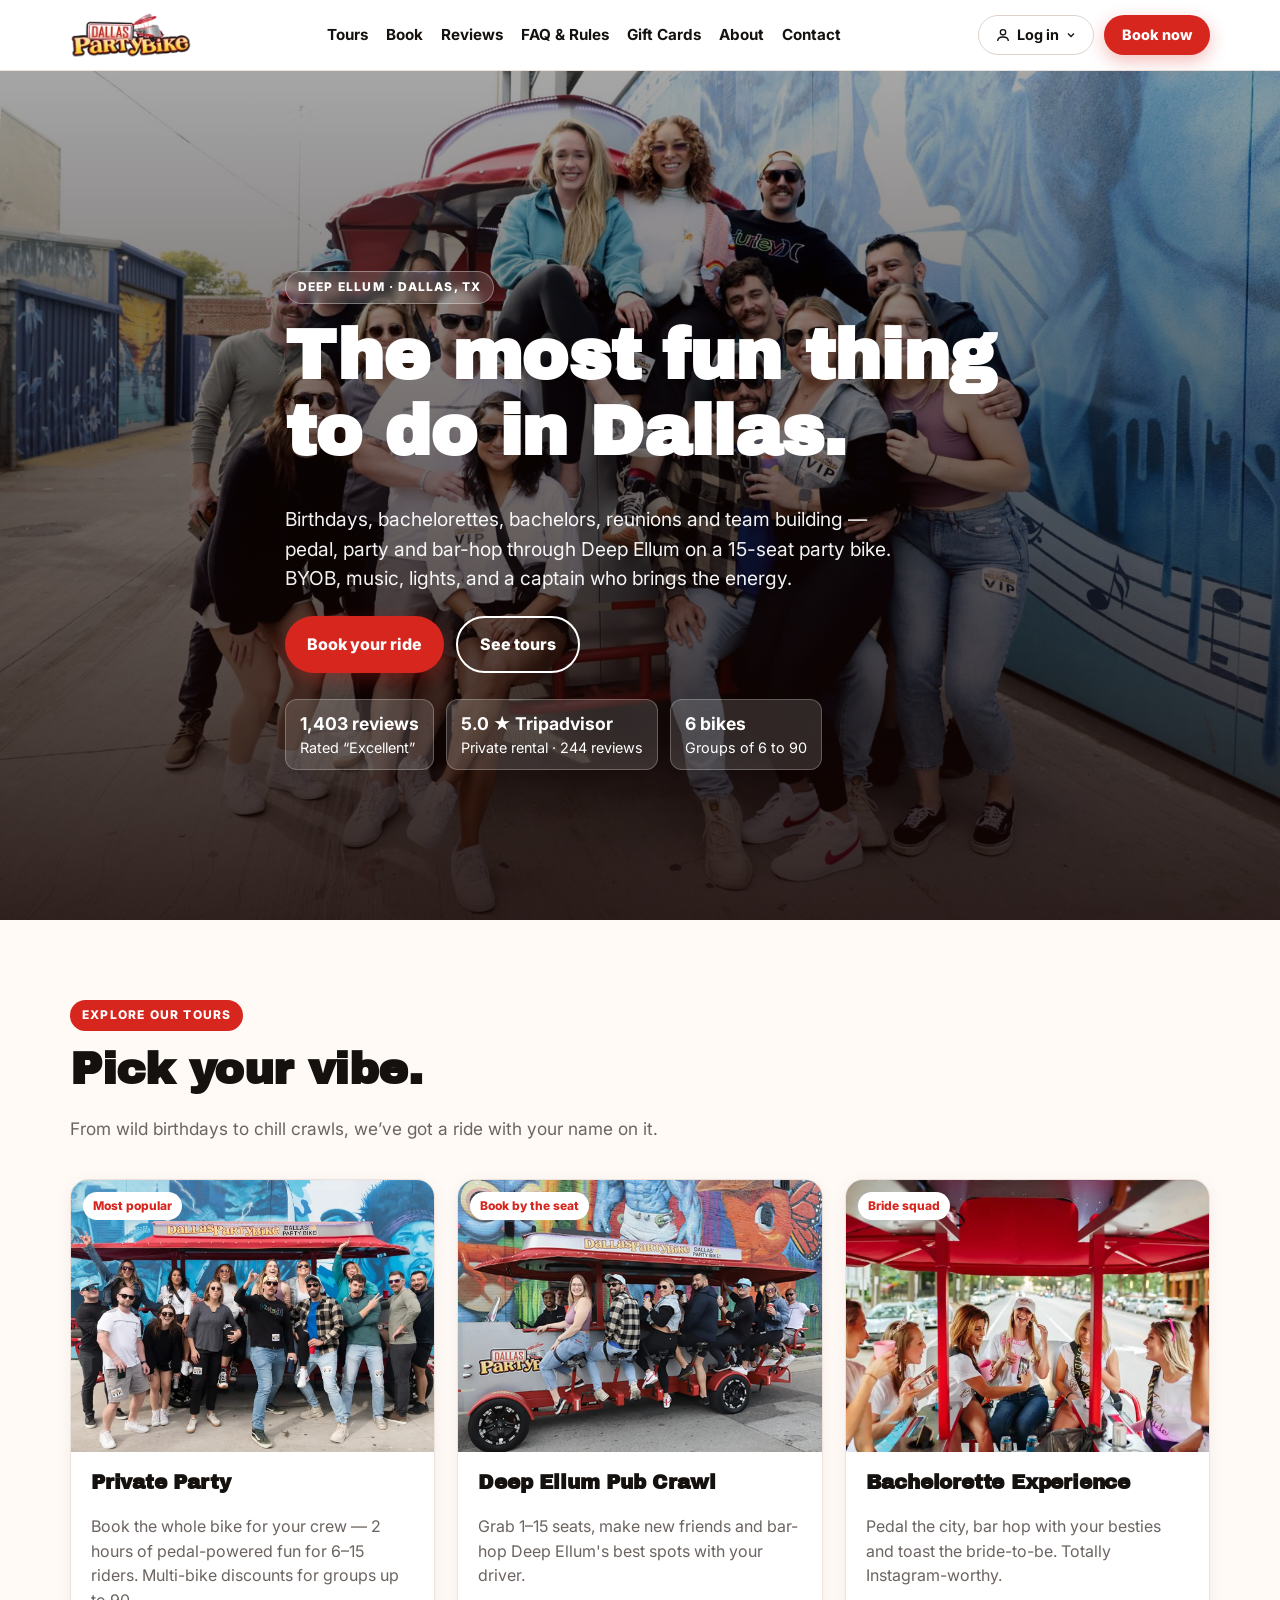
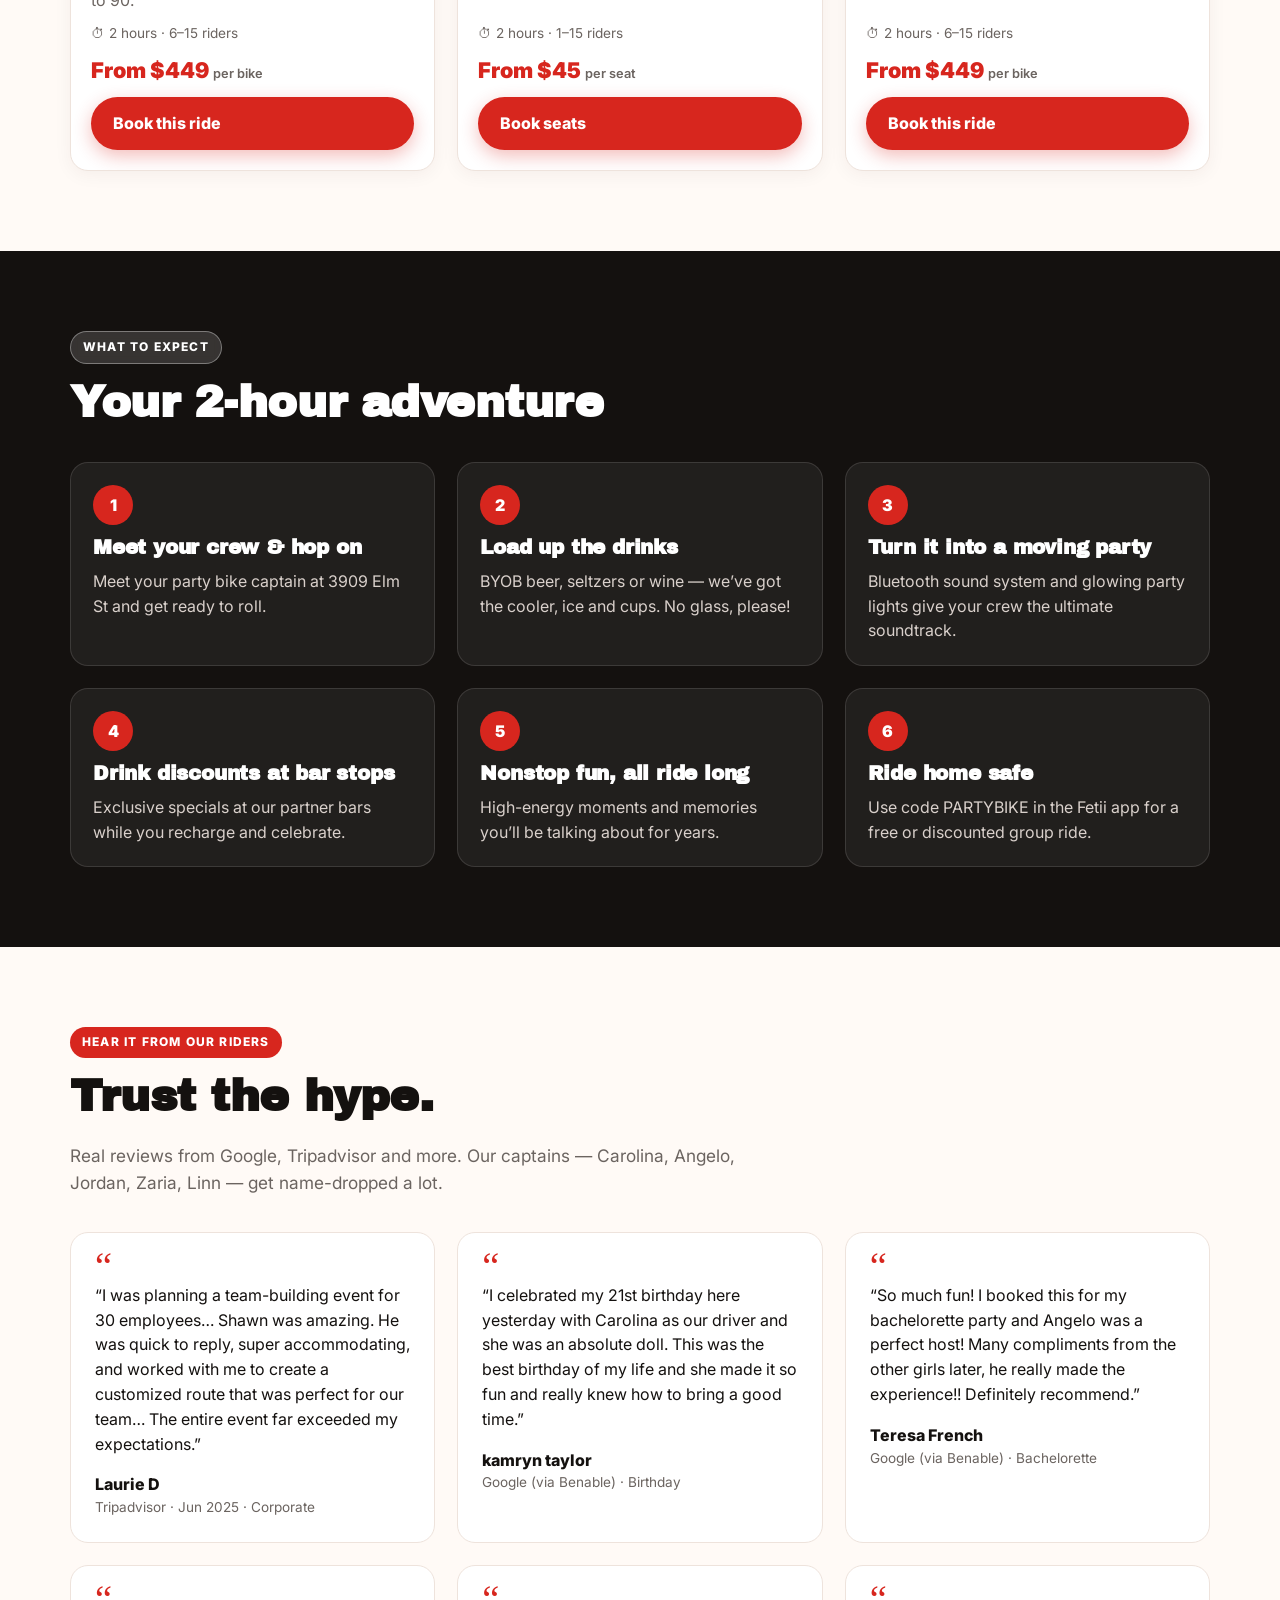
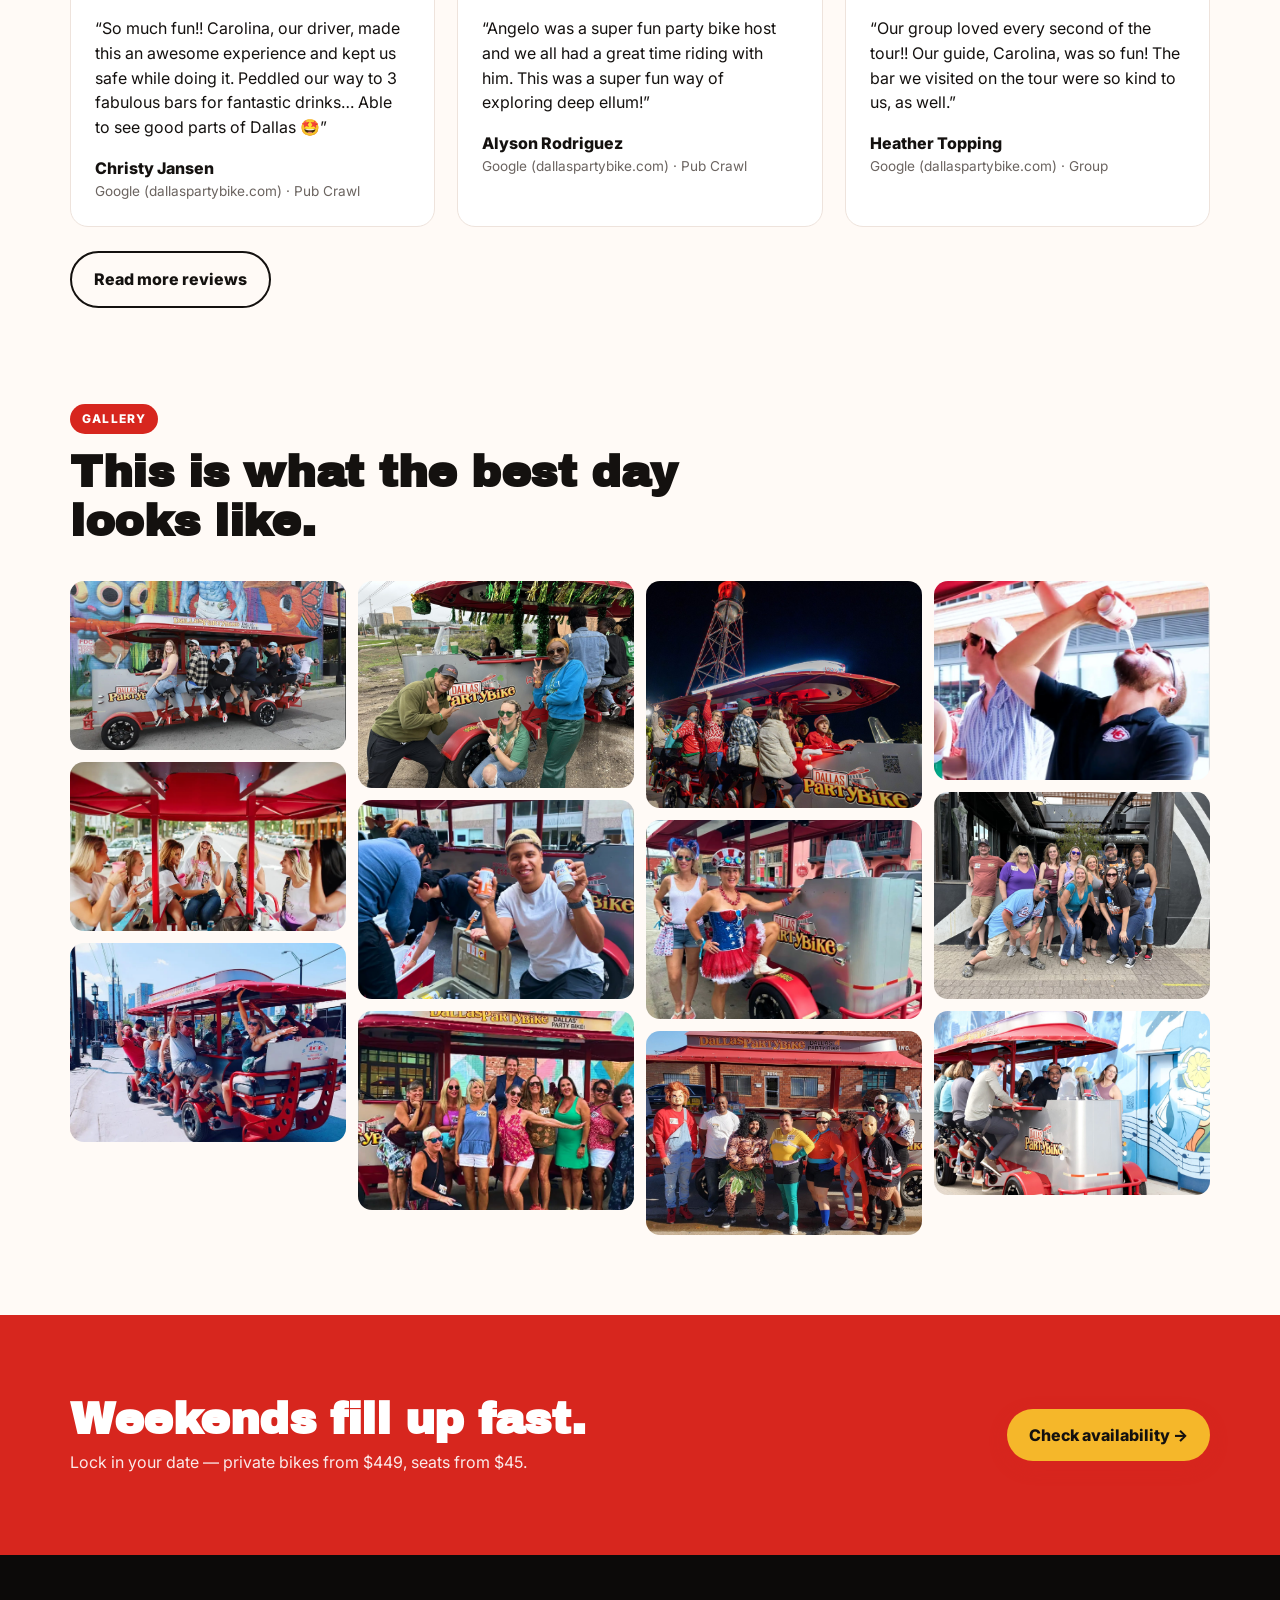
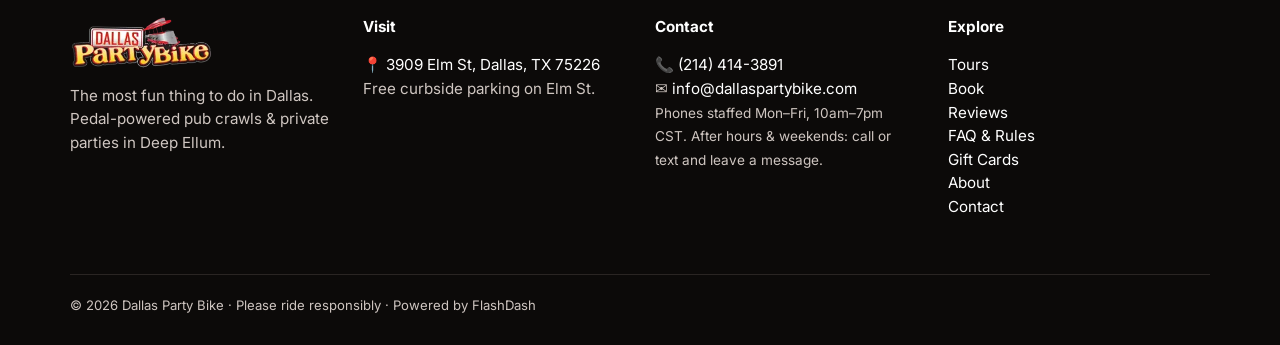
<file: index.html>
<!doctype html><html lang="en"><head><meta charset="utf-8"><meta name="robots" content="noindex,nofollow"><meta name="viewport" content="width=device-width,initial-scale=1">
<title>Dallas Party Bike | The Most Fun Thing to Do in Dallas</title><meta name="description" content="Pedal-powered pub crawls and private party bike rides in Deep Ellum, Dallas."><link rel="icon" href="assets/logo.png">
<link rel="preconnect" href="https://fonts.googleapis.com"><link href="https://fonts.googleapis.com/css2?family=Archivo+Black&family=Inter:wght@400;600;700;800;900&display=swap" rel="stylesheet">
<link rel="stylesheet" href="css/site.css"><script src="js/data.js"></script></head><body>
<section class="hero"><div class="bg" style="background-image:url(assets/group-mural.jpg)"></div><video class="hero-vid" autoplay muted loop playsinline preload="metadata" poster="assets/group-mural.jpg" aria-hidden="true"><source src="assets/hero.mp4" type="video/mp4"></video><div class="wrap"><span class="eyebrow">Deep Ellum · Dallas, TX</span>
<h1>The most fun thing<br>to do in Dallas.</h1><p class="lead">Birthdays, bachelorettes, bachelors, reunions and team building — pedal, party and bar-hop through Deep Ellum on a 15-seat party bike. BYOB, music, lights, and a captain who brings the energy.</p>
<div style="display:flex;gap:12px;flex-wrap:wrap;margin-top:22px"><a class="btn" href="book.html">Book your ride</a><a class="btn ghost" href="tours.html">See tours</a></div>
<div class="trust"><div><b>1,403 reviews</b>Rated “Excellent”</div><div><b>5.0 ★ Tripadvisor</b>Private rental · 244 reviews</div><div><b>6 bikes</b>Groups of 6 to 90</div></div></div></section>
<section><div class="wrap"><div class="sec-head"><span class="eyebrow">Explore our tours</span><h2>Pick your vibe.</h2><p>From wild birthdays to chill crawls, we’ve got a ride with your name on it.</p></div><div class="grid g3" id="pk"></div></div></section>
<section class="dark"><div class="wrap"><div class="sec-head"><span class="eyebrow">What to expect</span><h2>Your 2-hour adventure</h2></div><div class="grid g3 steps">
<div class="step"><h3>Meet your crew & hop on</h3><p>Meet your party bike captain at 3909 Elm St and get ready to roll.</p></div>
<div class="step"><h3>Load up the drinks</h3><p>BYOB beer, seltzers or wine — we’ve got the cooler, ice and cups. No glass, please!</p></div>
<div class="step"><h3>Turn it into a moving party</h3><p>Bluetooth sound system and glowing party lights give your crew the ultimate soundtrack.</p></div>
<div class="step"><h3>Drink discounts at bar stops</h3><p>Exclusive specials at our partner bars while you recharge and celebrate.</p></div>
<div class="step"><h3>Nonstop fun, all ride long</h3><p>High-energy moments and memories you’ll be talking about for years.</p></div>
<div class="step"><h3>Ride home safe</h3><p>Use code PARTYBIKE in the Fetii app for a free or discounted group ride.</p></div></div></div></section>
<section><div class="wrap"><div class="sec-head"><span class="eyebrow">Hear it from our riders</span><h2>Trust the hype.</h2><p>Real reviews from Google, Tripadvisor and more. Our captains — Carolina, Angelo, Jordan, Zaria, Linn — get name-dropped a lot.</p></div><div class="grid g3" id="rv"></div><p style="margin-top:24px"><a class="btn ghost" href="reviews.html">Read more reviews</a></p></div></section>
<section style="padding-top:0"><div class="wrap"><div class="sec-head"><span class="eyebrow">Gallery</span><h2>This is what the best day looks like.</h2></div><div class="gallery">
<img src="assets/mural-ride.jpg" alt=""><img src="assets/bachelorette.jpg" alt=""><img src="assets/skyline-ride.jpg" alt=""><img src="assets/holiday-crew.jpg" alt=""><img src="assets/cooler-cheers.jpg" alt=""><img src="assets/ladies-group.jpg" alt=""><img src="assets/night-holiday.jpg" alt=""><img src="assets/patriotic.jpg" alt=""><img src="assets/costume-group.jpg" alt=""><img src="assets/shotgun.jpg" alt=""><img src="assets/group-street.jpg" alt=""><img src="assets/bike-riding.jpg" alt=""></div></div></section>
<section class="redbg"><div class="wrap cta-band"><div><h2 style="margin:0">Weekends fill up fast.</h2><p style="margin:.4em 0 0;opacity:.9">Lock in your date — private bikes from $449, seats from $45.</p></div><a class="btn gold" href="book.html">Check availability →</a></div></section><script src="js/layout.js"></script><script src="js/owner.js"></script><script>pk.innerHTML=DPB.packages.slice(0,3).map(pkgCard).join("");rv.innerHTML=DPB.reviews.slice(0,6).map(reviewCard).join("")</script></body></html>
</file>
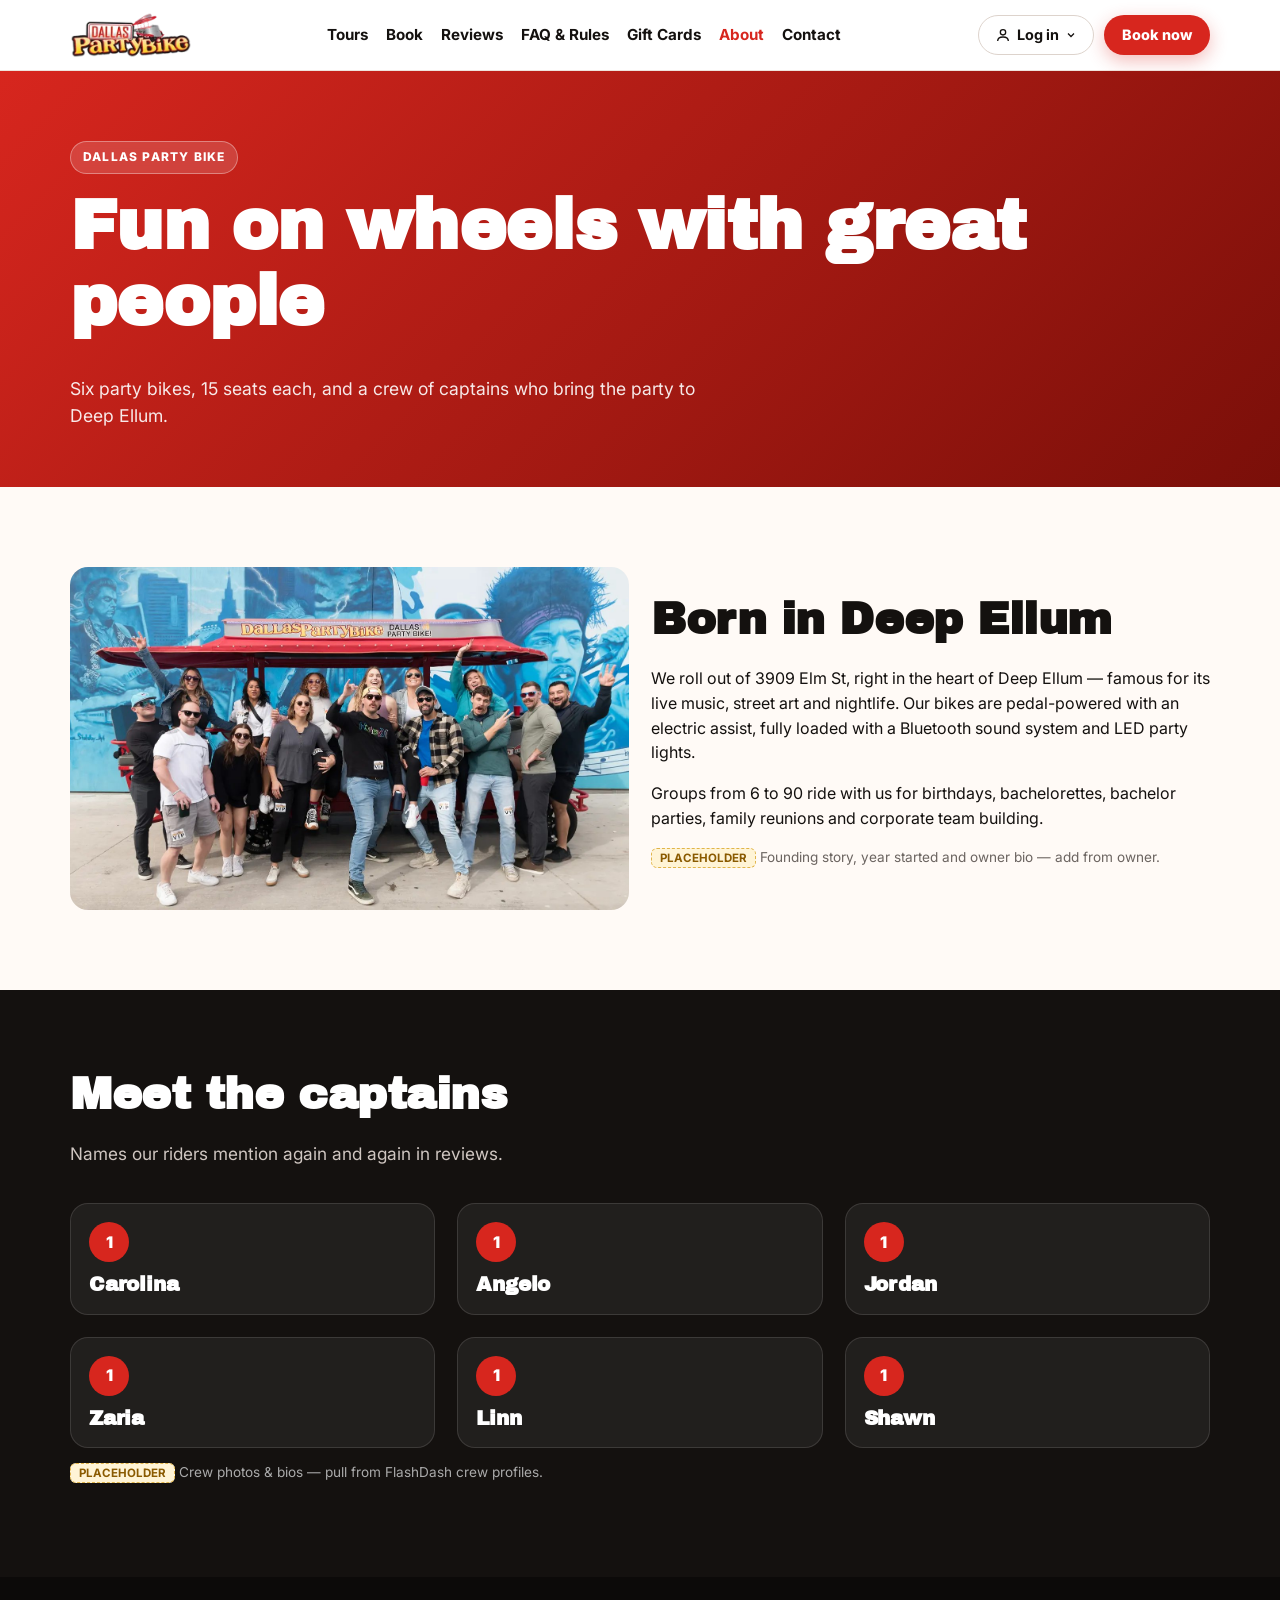
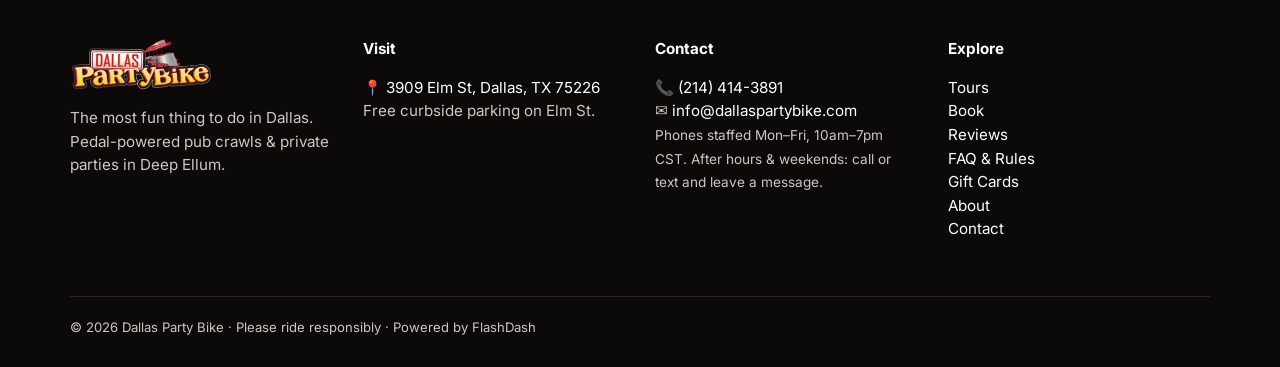
<file: about.html>
<!doctype html><html lang="en"><head><meta charset="utf-8"><meta name="robots" content="noindex,nofollow"><meta name="viewport" content="width=device-width,initial-scale=1">
<title>About | Dallas Party Bike</title><meta name="description" content="Dallas Party Bike — Deep Ellum's pedal-powered party."><link rel="icon" href="assets/logo.png">
<link rel="preconnect" href="https://fonts.googleapis.com"><link href="https://fonts.googleapis.com/css2?family=Archivo+Black&family=Inter:wght@400;600;700;800;900&display=swap" rel="stylesheet">
<link rel="stylesheet" href="css/site.css"><script src="js/data.js"></script></head><body><div class="page-hero"><div class="wrap"><span class="eyebrow">Dallas Party Bike</span><h1>Fun on wheels with great people</h1><p>Six party bikes, 15 seats each, and a crew of captains who bring the party to Deep Ellum.</p></div></div>
<section><div class="wrap grid g2" style="align-items:center"><img src="assets/big-group.jpg" style="border-radius:var(--r)" alt=""><div><h2>Born in Deep Ellum</h2><p>We roll out of 3909 Elm St, right in the heart of Deep Ellum — famous for its live music, street art and nightlife. Our bikes are pedal-powered with an electric assist, fully loaded with a Bluetooth sound system and LED party lights.</p><p>Groups from 6 to 90 ride with us for birthdays, bachelorettes, bachelor parties, family reunions and corporate team building.</p>
<p class="note"><span class="ph-tag">PLACEHOLDER</span> Founding story, year started and owner bio — add from owner.</p></div></div></section>
<section class="dark"><div class="wrap"><div class="sec-head"><h2>Meet the captains</h2><p>Names our riders mention again and again in reviews.</p></div><div class="grid g3" id="cr"></div><p class="note" style="color:#aaa;margin-top:14px"><span class="ph-tag">PLACEHOLDER</span> Crew photos & bios — pull from FlashDash crew profiles.</p></div></section><script src="js/layout.js"></script><script src="js/owner.js"></script><script>cr.innerHTML=DPB.crew.map(n=>`<div class="step" style="padding:18px"><h3 style="margin:0">${n}</h3></div>`).join("")</script></body></html>
</file>
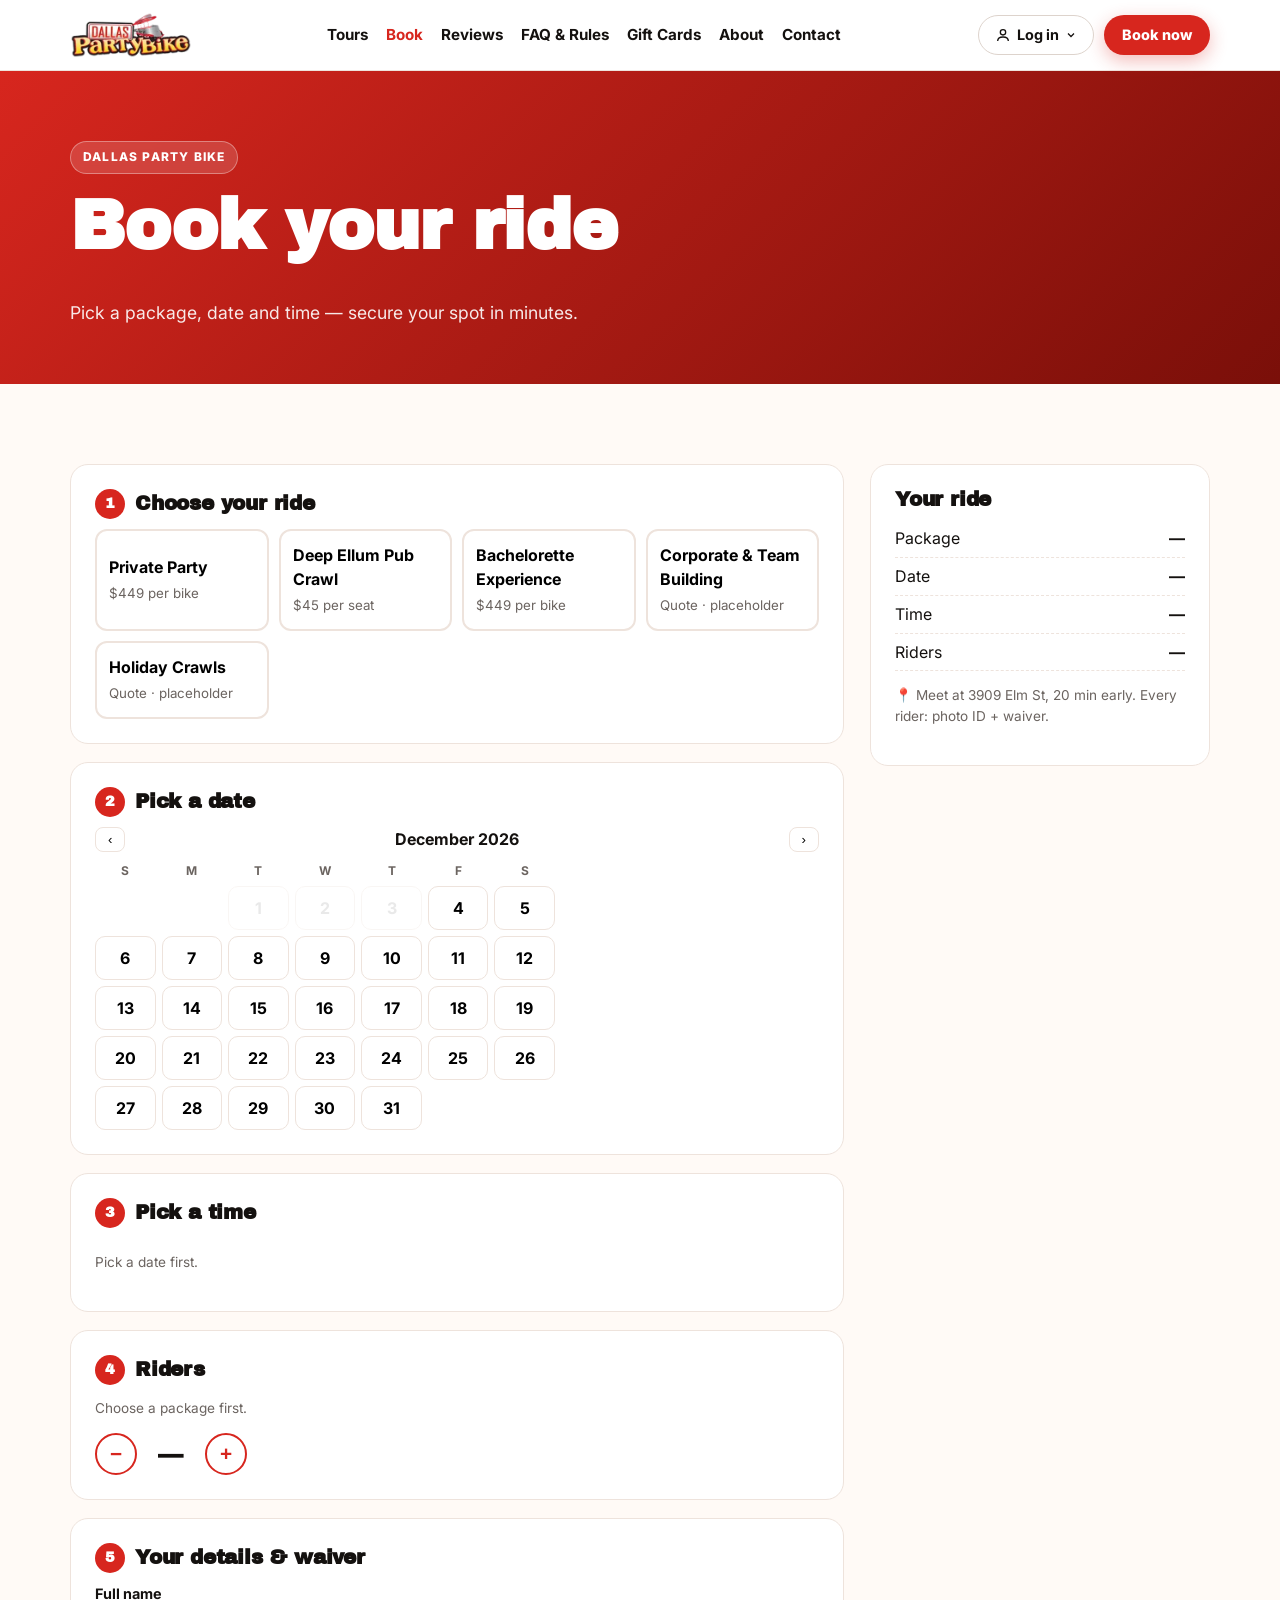
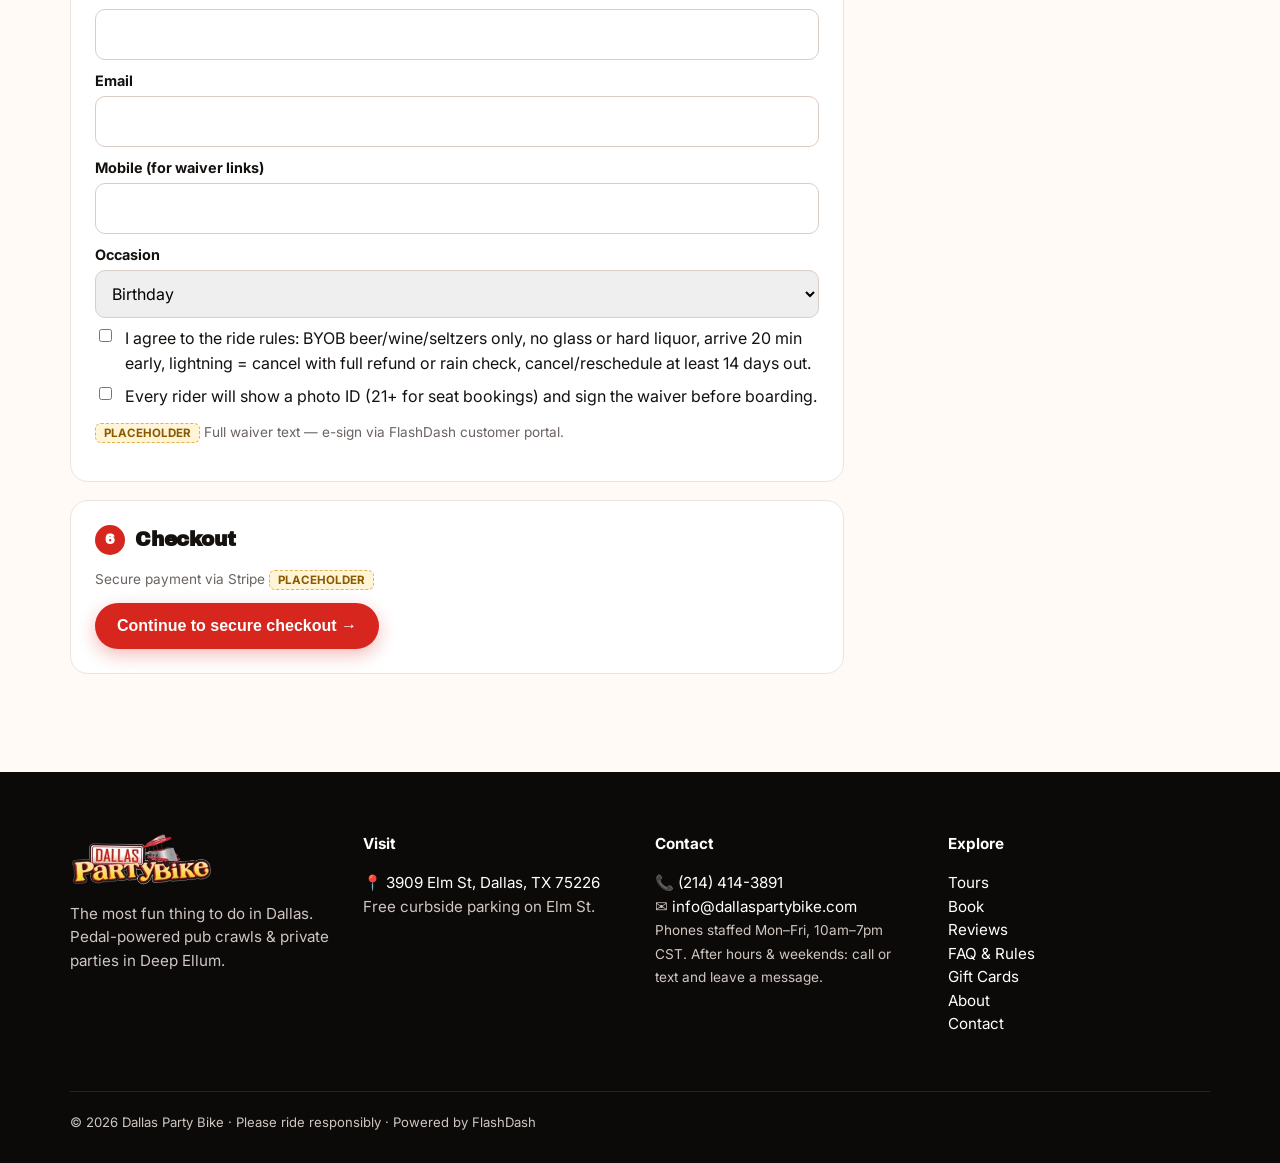
<file: book.html>
<!doctype html><html lang="en"><head><meta charset="utf-8"><meta name="robots" content="noindex,nofollow"><meta name="viewport" content="width=device-width,initial-scale=1">
<title>Book Your Ride | Dallas Party Bike</title><meta name="description" content="Book a Dallas party bike ride."><link rel="icon" href="assets/logo.png">
<link rel="preconnect" href="https://fonts.googleapis.com"><link href="https://fonts.googleapis.com/css2?family=Archivo+Black&family=Inter:wght@400;600;700;800;900&display=swap" rel="stylesheet">
<link rel="stylesheet" href="css/site.css"><script src="js/data.js"></script></head><body><div class="page-hero"><div class="wrap"><span class="eyebrow">Dallas Party Bike</span><h1>Book your ride</h1><p>Pick a package, date and time — secure your spot in minutes.</p></div></div>
<section><div class="wrap book"><form id="flow" onsubmit="checkout(event)">
<div class="panel"><h3><span>1</span>Choose your ride</h3><div class="opts" id="pk"></div></div>
<div class="panel"><h3><span>2</span>Pick a date</h3><div class="calhead"><button type=button onclick="mon(-1)">‹</button><b id="mlabel"></b><button type=button onclick="mon(1)">›</button></div><div class="cal" id="cal"></div></div>
<div class="panel"><h3><span>3</span>Pick a time</h3><div class="opts" id="sl"></div></div>
<div class="panel"><h3><span>4</span>Riders</h3><p id="qlabel" class="note">Choose a package first.</p><div class="qty"><button type=button onclick="adj(-1)">−</button><output id="q">—</output><button type=button onclick="adj(1)">+</button></div></div>
<div class="panel"><h3><span>5</span>Your details & waiver</h3><label class="f">Full name</label><input class="f" id="cn" required><label class="f">Email</label><input class="f" id="ce" type="email" required><label class="f">Mobile (for waiver links)</label><input class="f" id="cp" required>
<label class="f">Occasion</label><select class="f" id="co"><option>Birthday</option><option>Bachelorette</option><option>Bachelor</option><option>Corporate</option><option>Holiday</option><option>Just for fun</option></select>
<label class="chk"><input type="checkbox" id="w1" required> I agree to the ride rules: BYOB beer/wine/seltzers only, no glass or hard liquor, arrive 20 min early, lightning = cancel with full refund or rain check, cancel/reschedule at least 14 days out.</label>
<label class="chk"><input type="checkbox" id="w2" required> Every rider will show a photo ID (21+ for seat bookings) and sign the waiver before boarding.</label>
<p class="note"><span class="ph-tag">PLACEHOLDER</span> Full waiver text — e-sign via FlashDash customer portal.</p></div>
<div class="panel"><h3><span>6</span>Checkout</h3><p class="note">Secure payment via Stripe <span class="ph-tag">PLACEHOLDER</span></p><button class="btn">Continue to secure checkout →</button></div></form>
<aside class="panel summary" id="sum"></aside></div></section><script src="js/layout.js"></script><script src="js/owner.js"></script><script src="js/booking.js"></script></body></html>
</file>
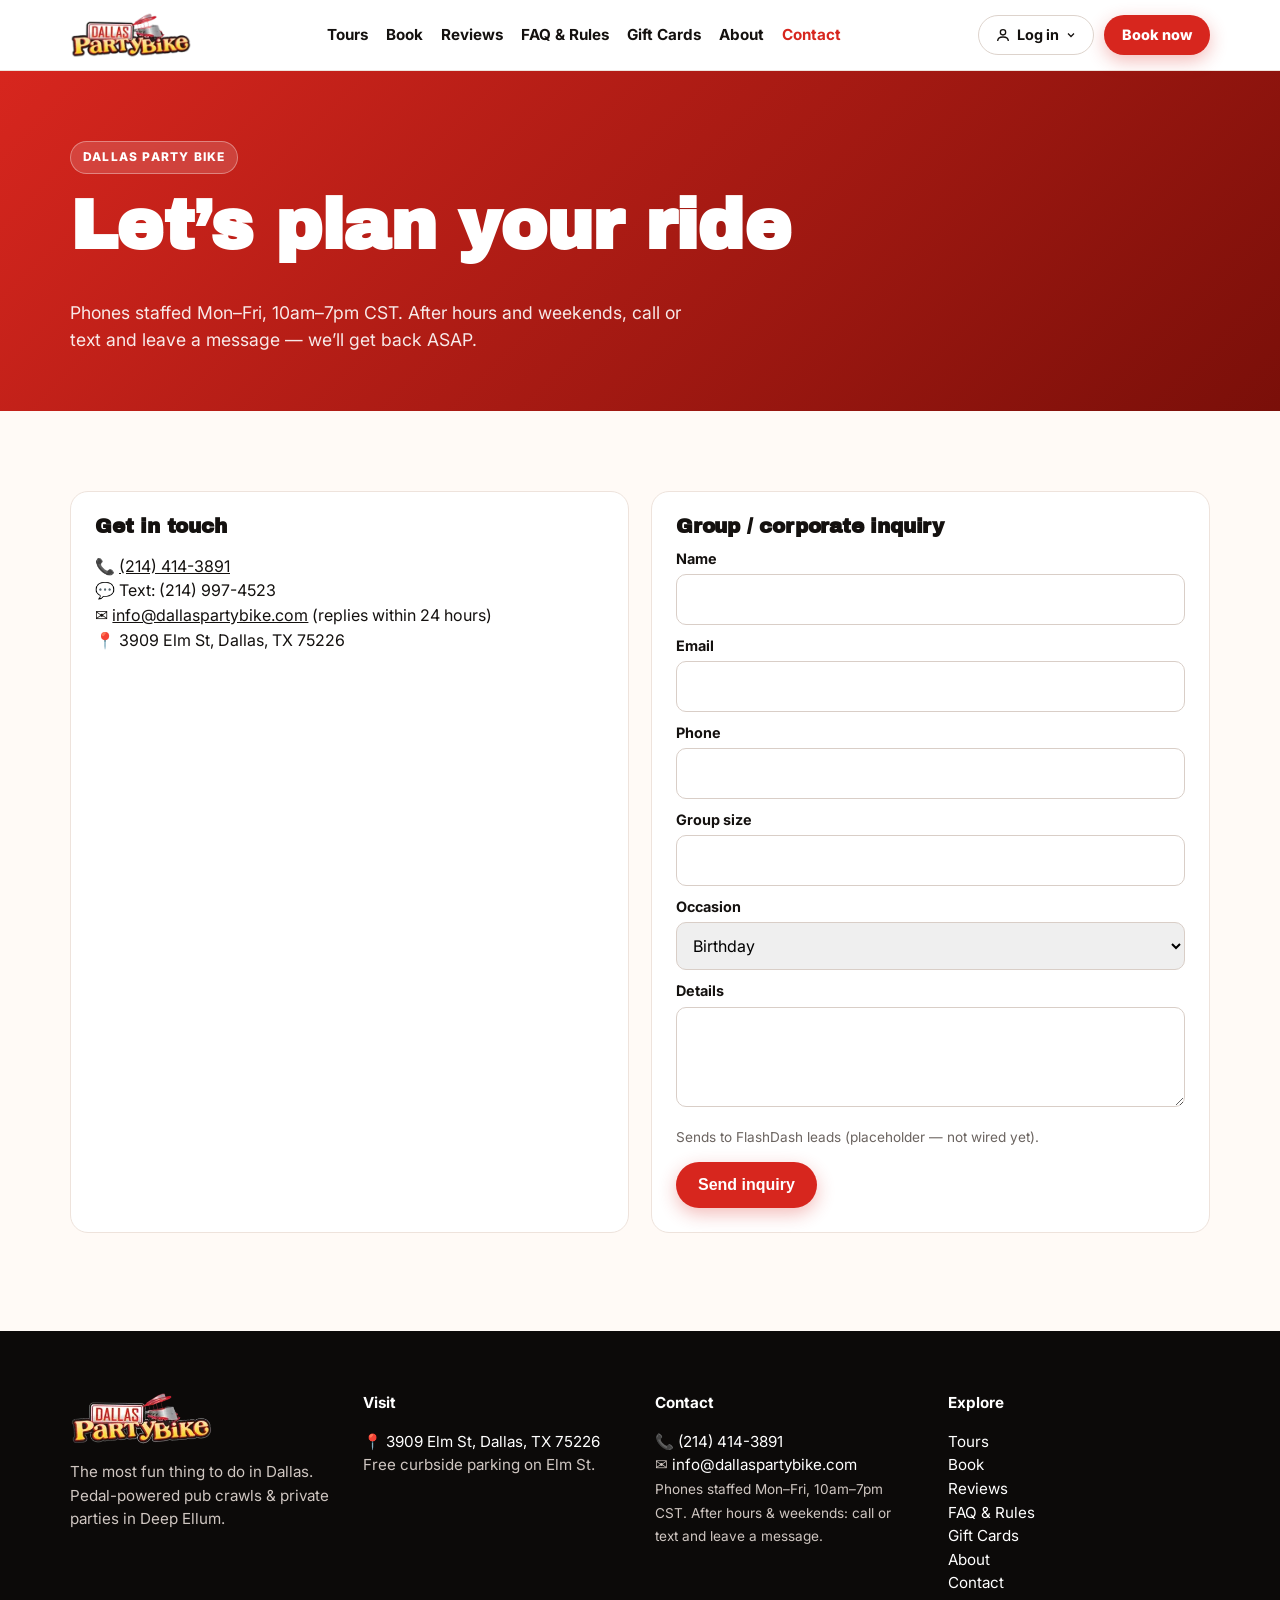
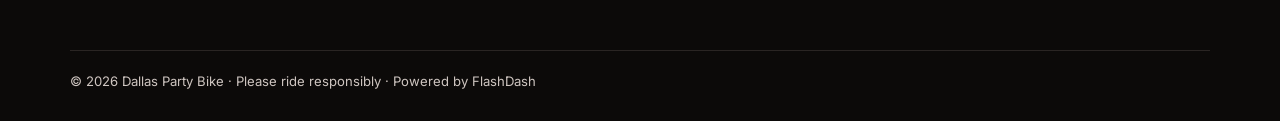
<file: contact.html>
<!doctype html><html lang="en"><head><meta charset="utf-8"><meta name="robots" content="noindex,nofollow"><meta name="viewport" content="width=device-width,initial-scale=1">
<title>Contact | Dallas Party Bike</title><meta name="description" content="Call, text or email Dallas Party Bike."><link rel="icon" href="assets/logo.png">
<link rel="preconnect" href="https://fonts.googleapis.com"><link href="https://fonts.googleapis.com/css2?family=Archivo+Black&family=Inter:wght@400;600;700;800;900&display=swap" rel="stylesheet">
<link rel="stylesheet" href="css/site.css"><script src="js/data.js"></script></head><body><div class="page-hero"><div class="wrap"><span class="eyebrow">Dallas Party Bike</span><h1>Let’s plan your ride</h1><p>Phones staffed Mon–Fri, 10am–7pm CST. After hours and weekends, call or text and leave a message — we’ll get back ASAP.</p></div></div>
<section><div class="wrap grid g2"><div class="panel"><h3>Get in touch</h3><p>📞 <a href="tel:+12144143891">(214) 414-3891</a><br>💬 Text: (214) 997-4523<br>✉️ <a href="mailto:info@dallaspartybike.com">info@dallaspartybike.com</a> (replies within 24 hours)<br>📍 3909 Elm St, Dallas, TX 75226</p>
<iframe title="map" style="width:100%;height:280px;border:0;border-radius:12px" loading="lazy" src="https://maps.google.com/maps?q=3909%20Elm%20St%20Dallas%20TX%2075226&z=15&output=embed"></iframe></div>
<form class="panel" onsubmit="event.preventDefault();this.innerHTML='<h3>Thanks! 🎉</h3><p>Demo only — this will create a lead in FlashDash once connected.</p>'"><h3>Group / corporate inquiry</h3>
<label class="f">Name</label><input class="f" required><label class="f">Email</label><input class="f" type="email" required><label class="f">Phone</label><input class="f">
<label class="f">Group size</label><input class="f" type="number" min="1" max="90"><label class="f">Occasion</label><select class="f"><option>Birthday</option><option>Bachelorette</option><option>Bachelor</option><option>Corporate</option><option>Holiday</option><option>Other</option></select>
<label class="f">Details</label><textarea class="f" rows="3"></textarea><p class="note">Sends to FlashDash leads (placeholder — not wired yet).</p><button class="btn">Send inquiry</button></form></div></section><script src="js/layout.js"></script><script src="js/owner.js"></script></body></html>
</file>
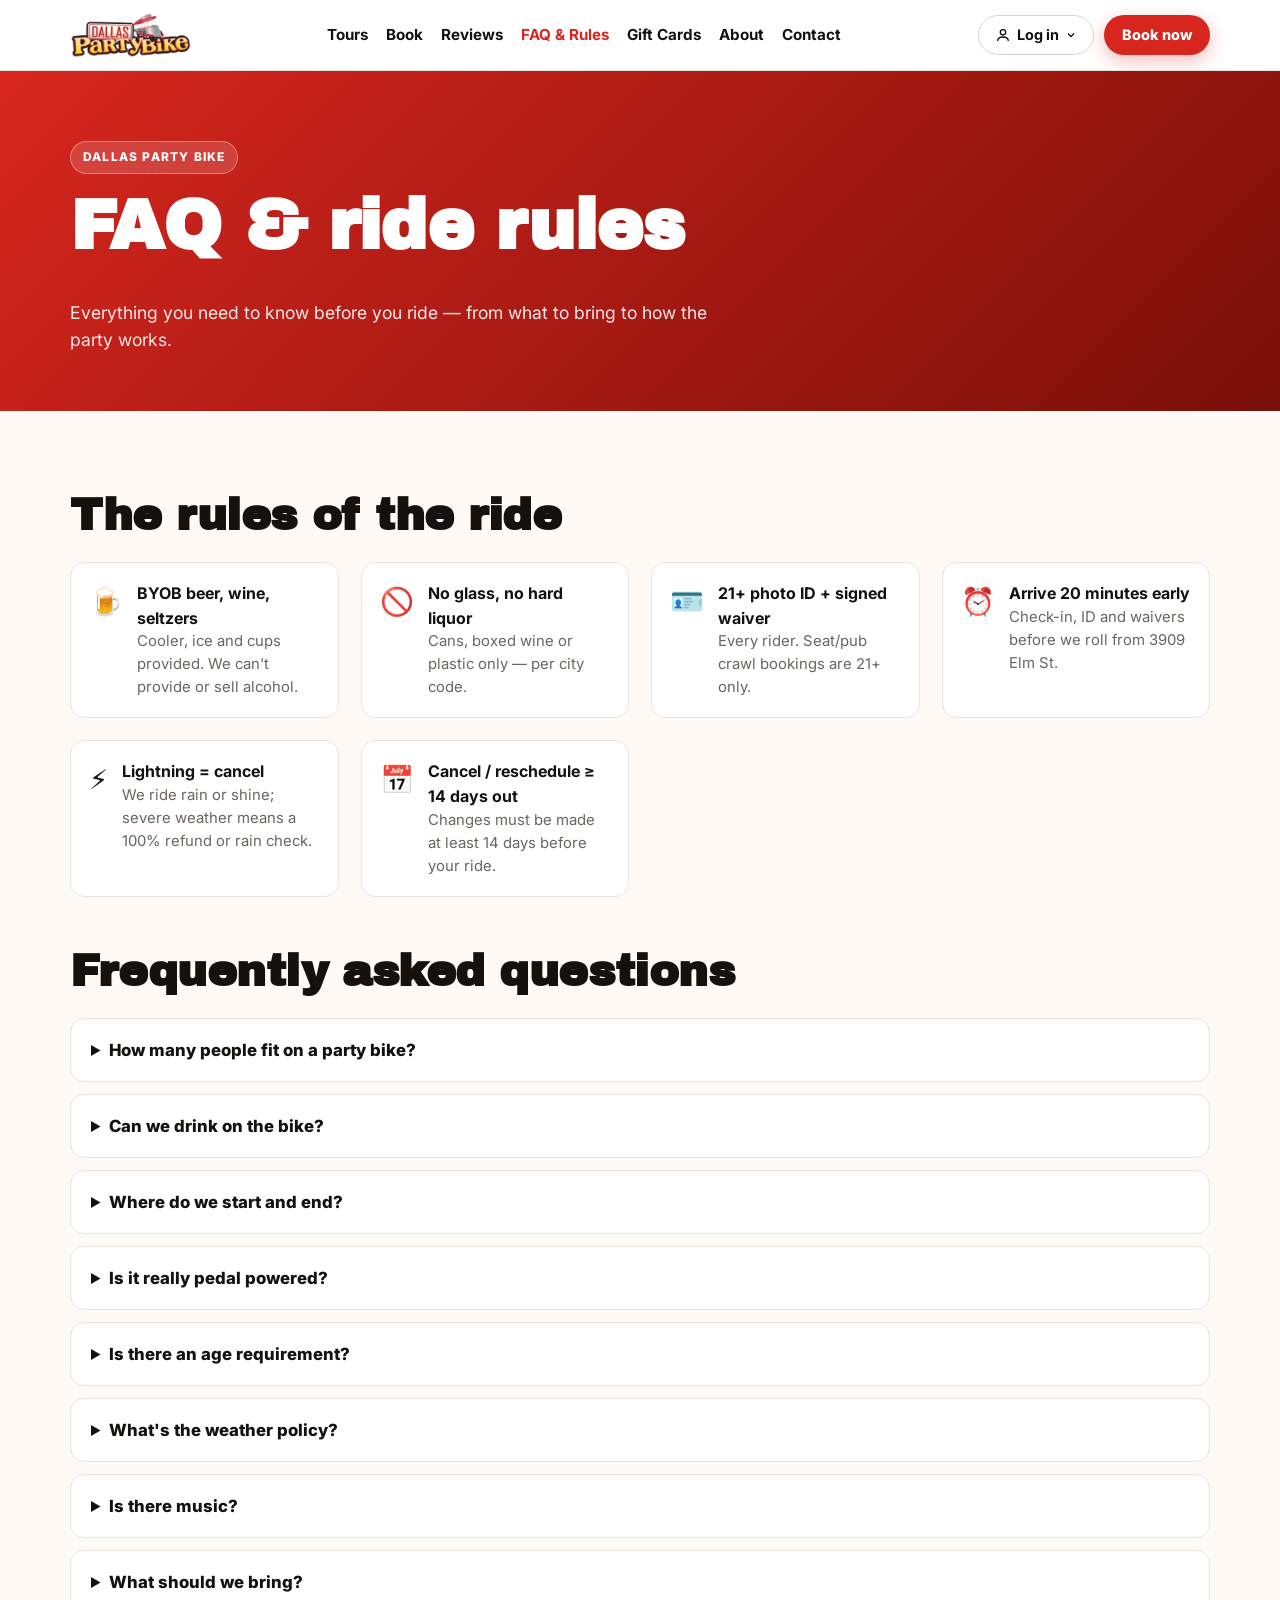
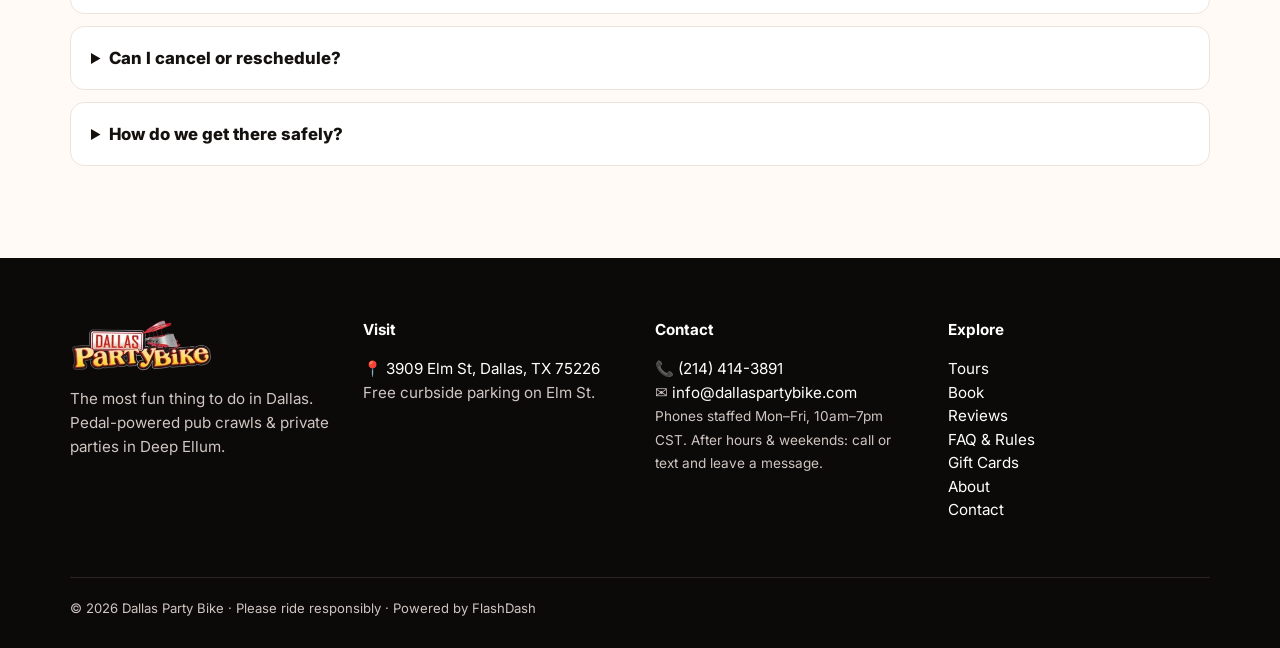
<file: faq.html>
<!doctype html><html lang="en"><head><meta charset="utf-8"><meta name="robots" content="noindex,nofollow"><meta name="viewport" content="width=device-width,initial-scale=1">
<title>FAQ & Ride Rules | Dallas Party Bike</title><meta name="description" content="Everything you need to know before you ride."><link rel="icon" href="assets/logo.png">
<link rel="preconnect" href="https://fonts.googleapis.com"><link href="https://fonts.googleapis.com/css2?family=Archivo+Black&family=Inter:wght@400;600;700;800;900&display=swap" rel="stylesheet">
<link rel="stylesheet" href="css/site.css"><script src="js/data.js"></script></head><body><div class="page-hero"><div class="wrap"><span class="eyebrow">Dallas Party Bike</span><h1>FAQ & ride rules</h1><p>Everything you need to know before you ride — from what to bring to how the party works.</p></div></div><section><div class="wrap"><h2>The rules of the ride</h2><div class="grid rules" id="ru" style="margin-bottom:50px"></div><h2>Frequently asked questions</h2><div id="fq"></div></div></section><script src="js/layout.js"></script><script src="js/owner.js"></script><script>ru.innerHTML=DPB.policies.map(p=>`<div class="rule"><div class="i">${p.icon}</div><div><b>${p.t}</b><p>${p.d}</p></div></div>`).join("");fq.innerHTML=DPB.faq.map(([q,a])=>`<details><summary>${q}</summary><p>${a}</p></details>`).join("")</script></body></html>
</file>
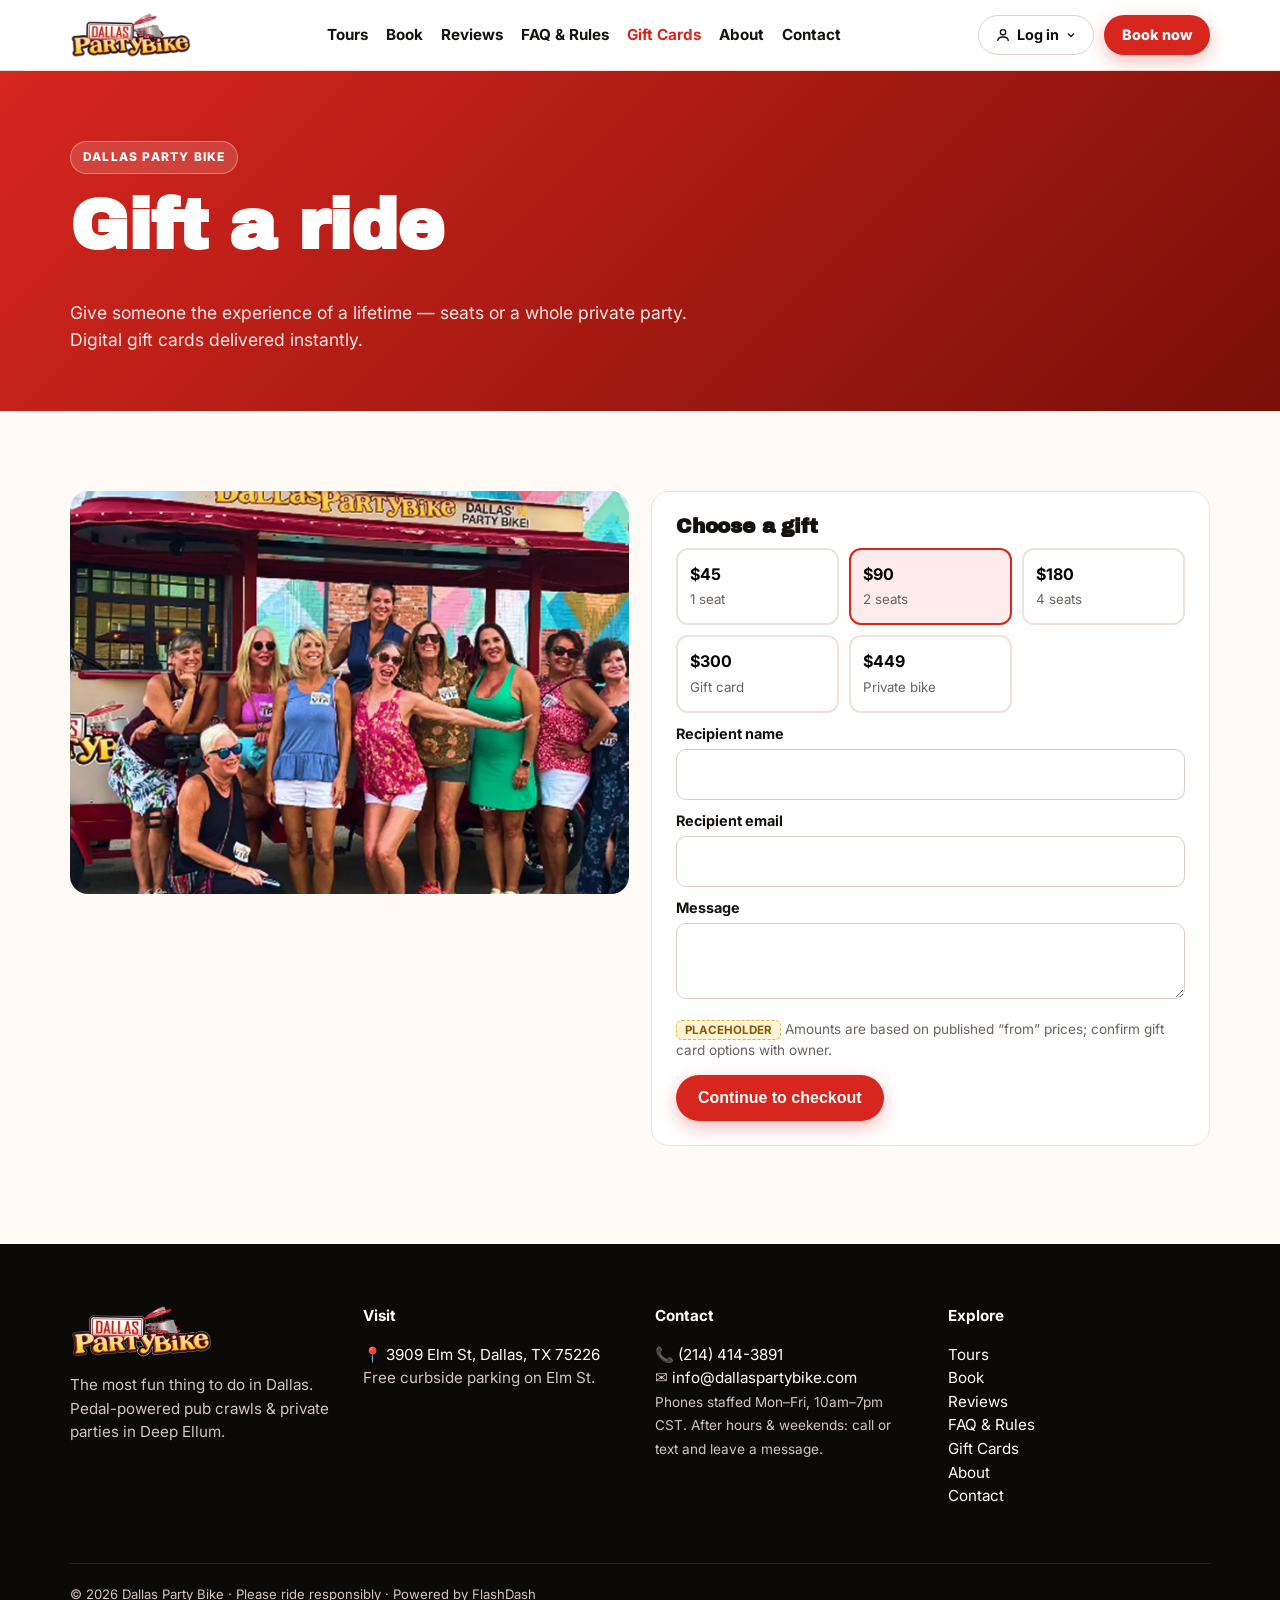
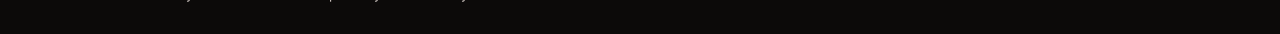
<file: gift-cards.html>
<!doctype html><html lang="en"><head><meta charset="utf-8"><meta name="robots" content="noindex,nofollow"><meta name="viewport" content="width=device-width,initial-scale=1">
<title>Gift Cards | Dallas Party Bike</title><meta name="description" content="Give the gift of a Dallas party bike ride."><link rel="icon" href="assets/logo.png">
<link rel="preconnect" href="https://fonts.googleapis.com"><link href="https://fonts.googleapis.com/css2?family=Archivo+Black&family=Inter:wght@400;600;700;800;900&display=swap" rel="stylesheet">
<link rel="stylesheet" href="css/site.css"><script src="js/data.js"></script></head><body><div class="page-hero"><div class="wrap"><span class="eyebrow">Dallas Party Bike</span><h1>Gift a ride</h1><p>Give someone the experience of a lifetime — seats or a whole private party. Digital gift cards delivered instantly.</p></div></div>
<section><div class="wrap grid g2" style="align-items:start"><img src="assets/ladies-group.jpg" style="border-radius:var(--r)" alt="">
<form class="panel" id="gf" onsubmit="event.preventDefault();this.innerHTML='<h3>Gift card ready (demo)</h3><p>Checkout will run through Stripe via FlashDash once connected.</p>'"><h3>Choose a gift</h3><div class="opts" id="ga"></div>
<label class="f">Recipient name</label><input class="f" required><label class="f">Recipient email</label><input class="f" type="email" required><label class="f">Message</label><textarea class="f" rows="2"></textarea>
<p class="note"><span class="ph-tag">PLACEHOLDER</span> Amounts are based on published “from” prices; confirm gift card options with owner.</p><button class="btn">Continue to checkout</button></form></div></section><script src="js/layout.js"></script><script src="js/owner.js"></script><script>const g=[["1 seat",45],["2 seats",90],["4 seats",180],["Gift card",300],["Private bike",449]];ga.innerHTML=g.map(([t,v],i)=>`<button type=button class="opt ${i==1?"on":""}" onclick="[...ga.children].forEach(c=>c.classList.remove('on'));this.classList.add('on')"><b>${money(v)}</b><small>${t}</small></button>`).join("")</script></body></html>
</file>
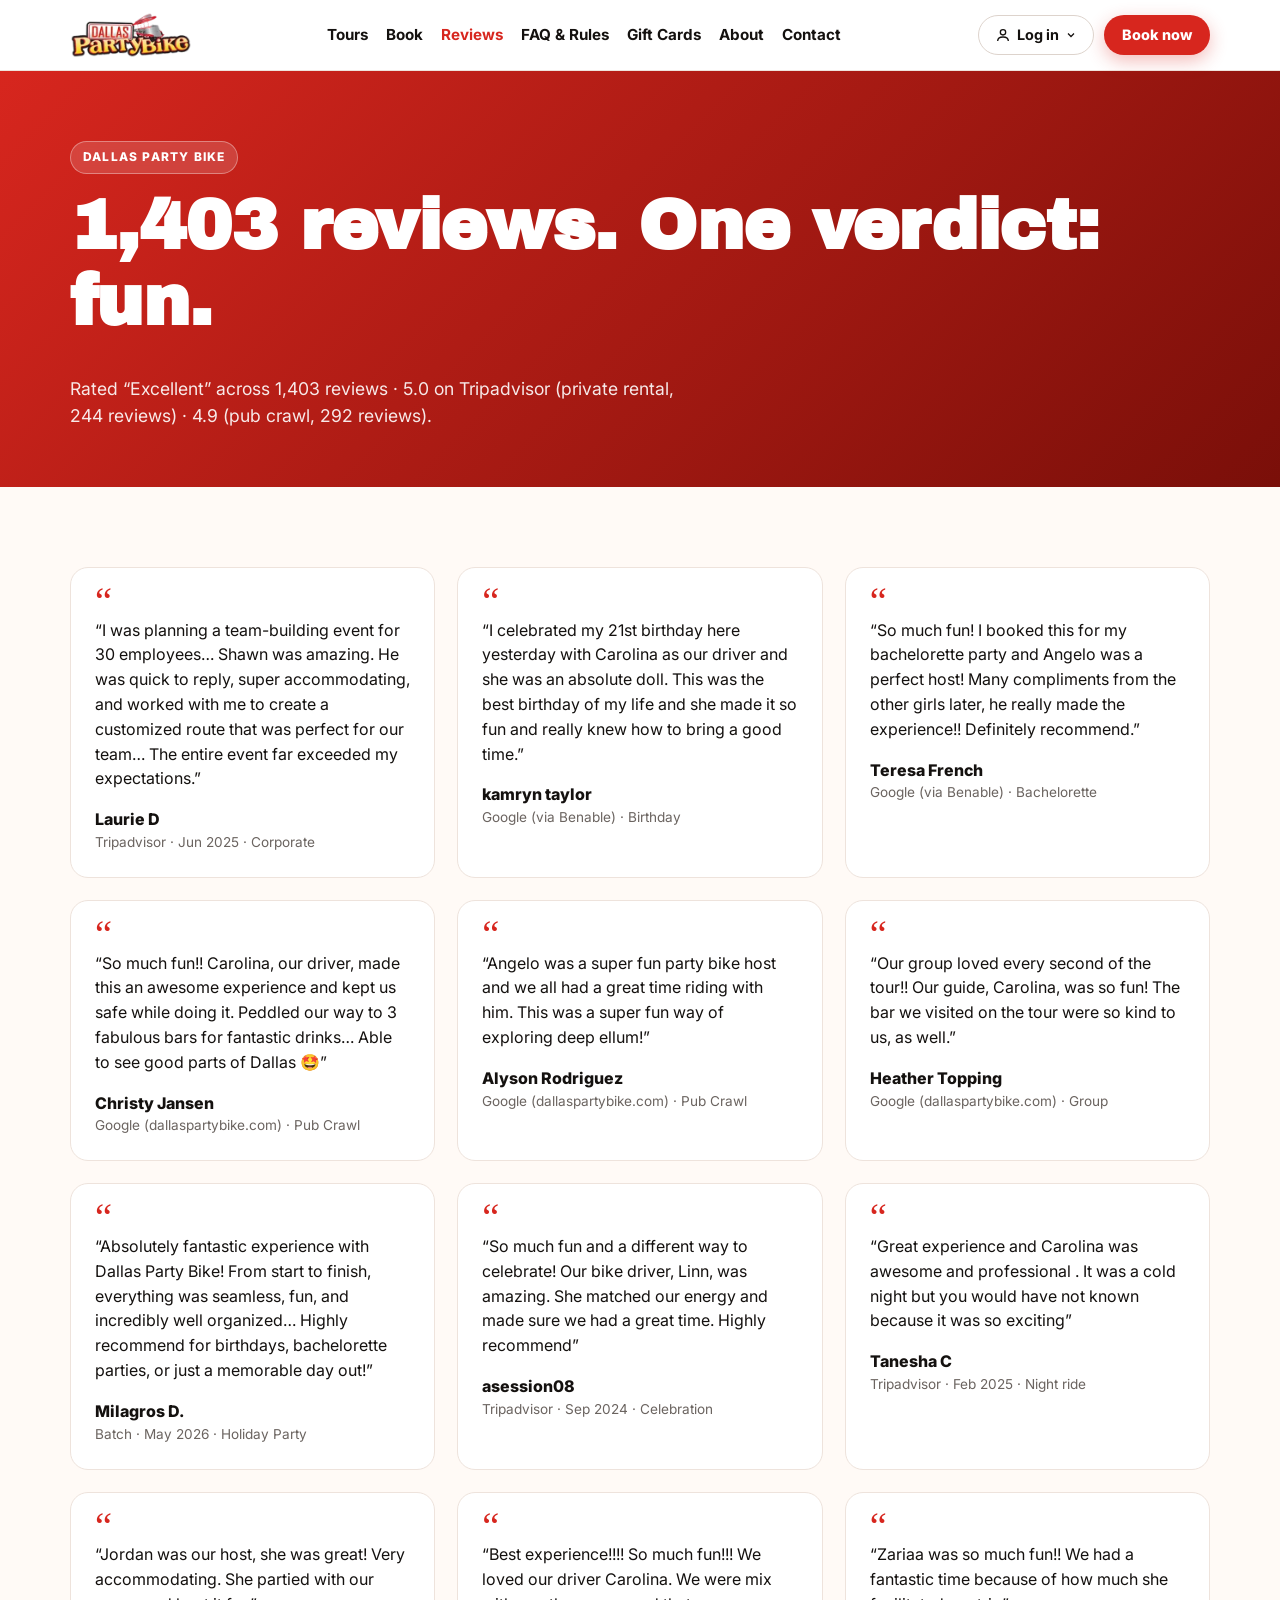
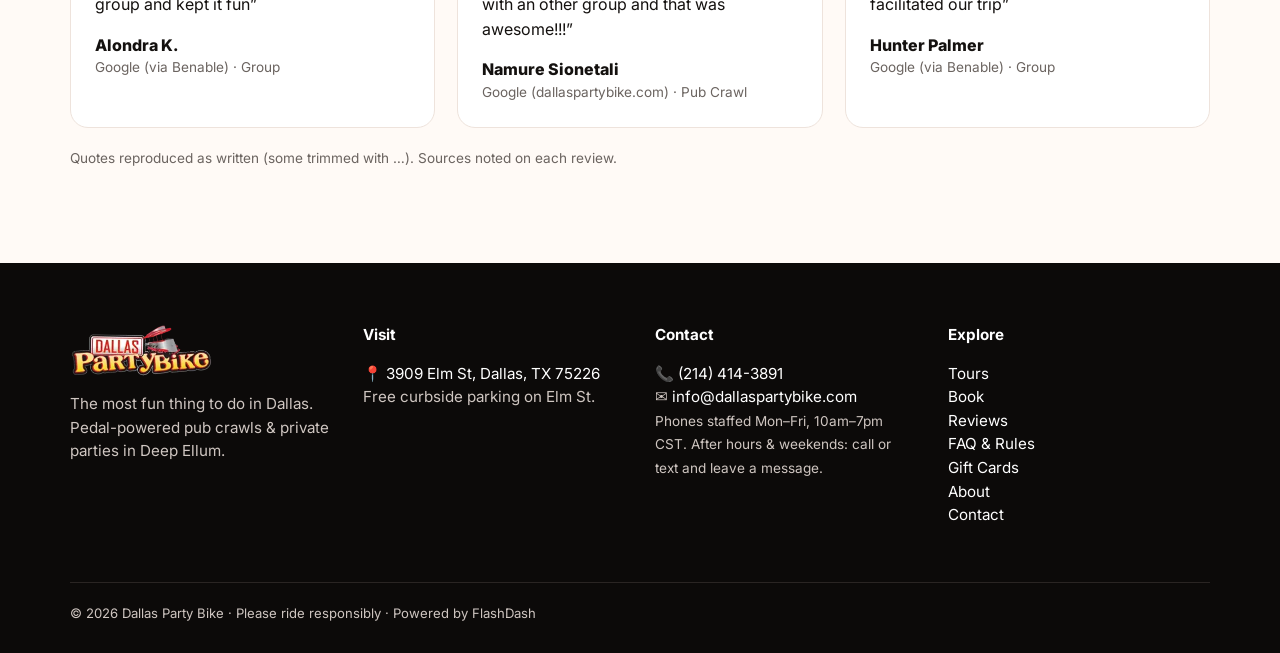
<file: reviews.html>
<!doctype html><html lang="en"><head><meta charset="utf-8"><meta name="robots" content="noindex,nofollow"><meta name="viewport" content="width=device-width,initial-scale=1">
<title>Reviews | Dallas Party Bike</title><meta name="description" content="What riders say about Dallas Party Bike."><link rel="icon" href="assets/logo.png">
<link rel="preconnect" href="https://fonts.googleapis.com"><link href="https://fonts.googleapis.com/css2?family=Archivo+Black&family=Inter:wght@400;600;700;800;900&display=swap" rel="stylesheet">
<link rel="stylesheet" href="css/site.css"><script src="js/data.js"></script></head><body><div class="page-hero"><div class="wrap"><span class="eyebrow">Dallas Party Bike</span><h1>1,403 reviews. One verdict: fun.</h1><p>Rated “Excellent” across 1,403 reviews · 5.0 on Tripadvisor (private rental, 244 reviews) · 4.9 (pub crawl, 292 reviews).</p></div></div><section><div class="wrap"><div class="grid g3" id="rv"></div><p class="note" style="margin-top:20px">Quotes reproduced as written (some trimmed with …). Sources noted on each review.</p></div></section><script src="js/layout.js"></script><script src="js/owner.js"></script><script>rv.innerHTML=DPB.reviews.map(reviewCard).join("")</script></body></html>
</file>
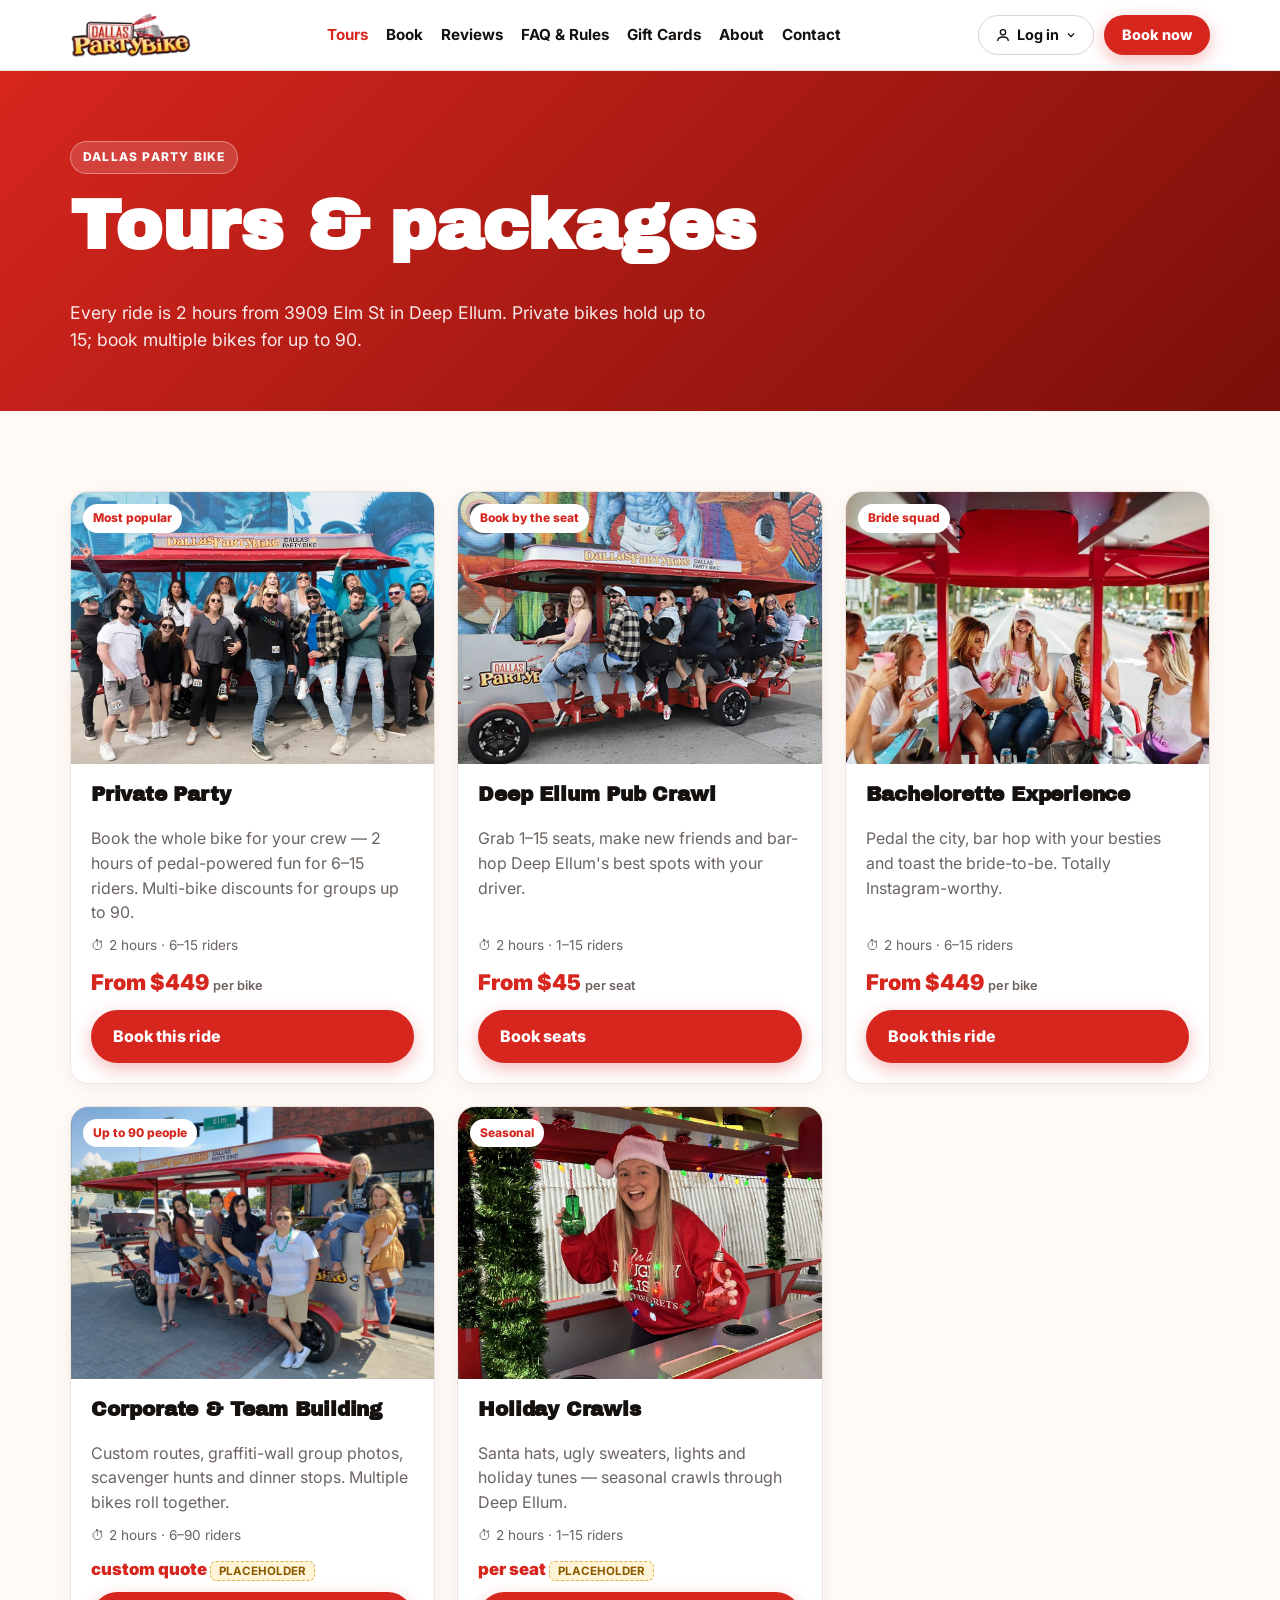
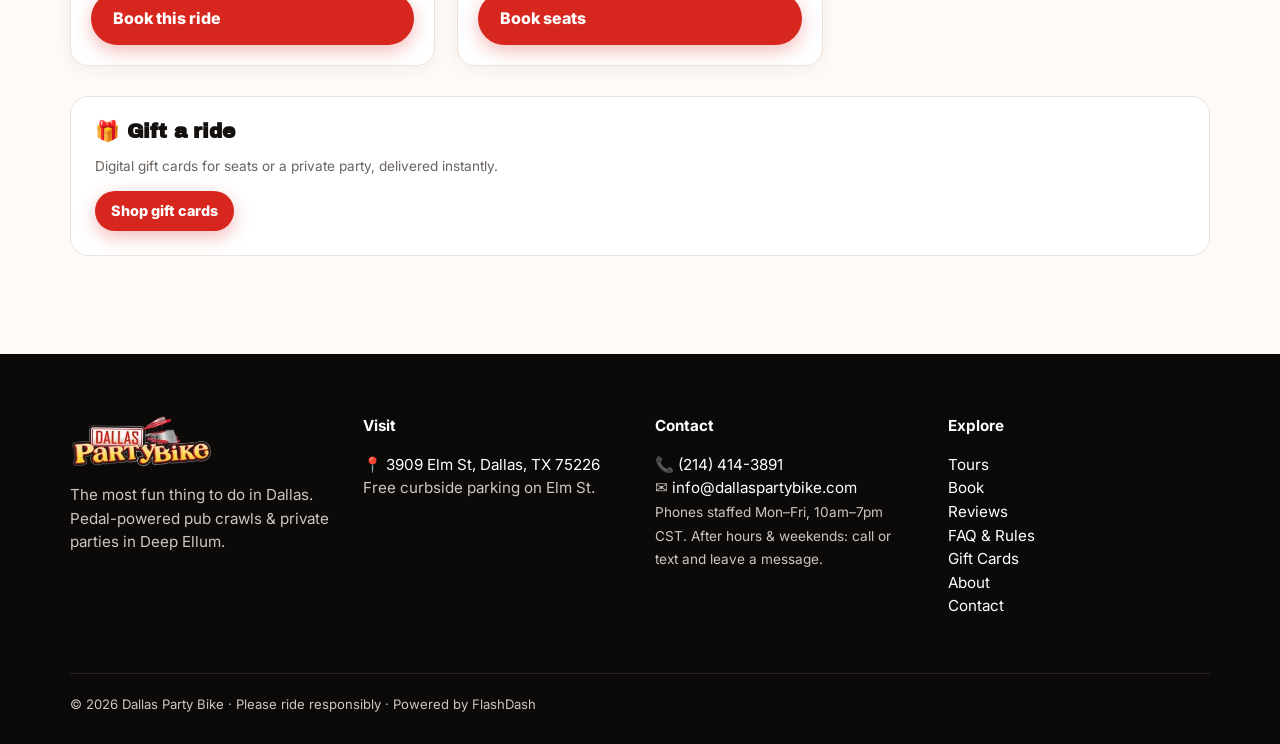
<file: tours.html>
<!doctype html><html lang="en"><head><meta charset="utf-8"><meta name="robots" content="noindex,nofollow"><meta name="viewport" content="width=device-width,initial-scale=1">
<title>Tours & Packages | Dallas Party Bike</title><meta name="description" content="Private parties, pub crawl seats, bachelorettes, corporate and holiday crawls."><link rel="icon" href="assets/logo.png">
<link rel="preconnect" href="https://fonts.googleapis.com"><link href="https://fonts.googleapis.com/css2?family=Archivo+Black&family=Inter:wght@400;600;700;800;900&display=swap" rel="stylesheet">
<link rel="stylesheet" href="css/site.css"><script src="js/data.js"></script></head><body><div class="page-hero"><div class="wrap"><span class="eyebrow">Dallas Party Bike</span><h1>Tours & packages</h1><p>Every ride is 2 hours from 3909 Elm St in Deep Ellum. Private bikes hold up to 15; book multiple bikes for up to 90.</p></div></div>
<section><div class="wrap"><div class="grid g3" id="pk"></div>
<div class="panel" style="margin-top:30px"><h3>🎁 Gift a ride</h3><p class="note">Digital gift cards for seats or a private party, delivered instantly.</p><a class="btn sm" href="gift-cards.html">Shop gift cards</a></div></div></section><script src="js/layout.js"></script><script src="js/owner.js"></script><script>pk.innerHTML=DPB.packages.map(pkgCard).join("")</script></body></html>
</file>
<file: css/site.css>
:root{--red:#d7261e;--red-d:#a8180f;--gold:#f5b72a;--ink:#14110f;--muted:#6b6460;--bg:#fffaf6;--card:#fff;--line:#eee3dc;--r:18px}
*{box-sizing:border-box}html{scroll-behavior:smooth}
body{margin:0;font-family:Inter,system-ui,-apple-system,Segoe UI,Roboto,sans-serif;color:var(--ink);background:var(--bg);line-height:1.55}
h1,h2,h3{font-family:"Archivo Black","Inter",sans-serif;line-height:1.08;margin:0 0 .5em;letter-spacing:-.01em}
h1{font-size:clamp(2.3rem,6vw,4.4rem)}h2{font-size:clamp(1.8rem,4vw,2.8rem)}h3{font-size:1.25rem}
a{color:inherit}img{max-width:100%;display:block}
.wrap{max-width:1180px;margin:0 auto;padding:0 20px}
.btn{display:inline-flex;align-items:center;gap:8px;background:var(--red);color:#fff;text-decoration:none;font-weight:800;padding:14px 22px;border-radius:999px;border:0;cursor:pointer;font-size:1rem;transition:.2s;box-shadow:0 6px 18px rgba(215,38,30,.3)}
.btn:hover{background:var(--red-d);transform:translateY(-1px)}.btn.ghost{background:transparent;color:inherit;border:2px solid currentColor;box-shadow:none}.btn.gold{background:var(--gold);color:var(--ink)}.btn.sm{padding:9px 16px;font-size:.9rem}
header.top{position:sticky;top:0;z-index:50;background:rgba(255,255,255,.95);backdrop-filter:blur(8px);border-bottom:1px solid var(--line)}
.nav{display:flex;align-items:center;justify-content:space-between;height:70px;gap:16px}
.nav .logo img{height:46px}.nav ul{display:flex;gap:22px;list-style:none;margin:0;padding:0;font-weight:700;font-size:.95rem}.nav ul a{text-decoration:none}.nav ul a:hover,.nav ul a.on{color:var(--red)}
.nav .act{display:flex;gap:10px;align-items:center}.burger{display:none;background:none;border:0;font-size:1.8rem;cursor:pointer}
.login{position:relative}.login-menu{display:none;position:absolute;right:0;top:110%;background:#fff;border:1px solid var(--line);border-radius:14px;box-shadow:0 12px 30px rgba(0,0,0,.12);min-width:230px;padding:8px}
.login.open .login-menu{display:block}.login-menu a{display:block;padding:10px 12px;border-radius:10px;text-decoration:none;font-weight:700}.login-menu a small{display:block;font-weight:400;color:var(--muted)}.login-menu a:hover{background:#fdeceb}
@media(max-width:900px){.nav ul{display:none;position:absolute;top:70px;left:0;right:0;flex-direction:column;background:#fff;padding:16px 20px;border-bottom:1px solid var(--line)}.nav ul.show{display:flex}.burger{display:block}.nav .act .btn.book{display:none}}
.hero{position:relative;color:#fff;min-height:86vh;display:flex;align-items:flex-end;overflow:hidden}
.hero .bg{position:absolute;inset:0;background-size:cover;background-position:center}.hero::after{content:"";position:absolute;inset:0;background:linear-gradient(180deg,rgba(0,0,0,.15),rgba(20,5,3,.85))}
.hero .wrap{position:relative;z-index:2;padding-bottom:70px;padding-top:120px}.hero p.lead{font-size:1.2rem;max-width:620px;opacity:.95}
.eyebrow{display:inline-block;background:var(--red);color:#fff;font-weight:800;text-transform:uppercase;letter-spacing:.1em;font-size:.75rem;padding:6px 12px;border-radius:999px;margin-bottom:14px}
.stars{color:var(--gold);letter-spacing:2px}
.trust{display:flex;flex-wrap:wrap;gap:12px;margin-top:26px}.trust div{background:rgba(255,255,255,.14);border:1px solid rgba(255,255,255,.25);padding:10px 14px;border-radius:12px;font-size:.9rem}.trust b{display:block;font-size:1.1rem}
section{padding:80px 0}.sec-head{max-width:680px;margin-bottom:36px}.sec-head p{color:var(--muted);font-size:1.08rem}
.grid{display:grid;gap:22px}.g3{grid-template-columns:repeat(auto-fit,minmax(280px,1fr))}.g2{grid-template-columns:repeat(auto-fit,minmax(320px,1fr))}
.card{background:var(--card);border:1px solid var(--line);border-radius:var(--r);overflow:hidden;box-shadow:0 4px 18px rgba(60,20,10,.05);display:flex;flex-direction:column}
.card .ph{aspect-ratio:4/3;background-size:cover;background-position:center;position:relative}.card .ph .badge{position:absolute;top:12px;left:12px;background:#fff;color:var(--red);font-weight:800;font-size:.75rem;padding:5px 10px;border-radius:999px}
.card .bd{padding:20px;display:flex;flex-direction:column;gap:10px;flex:1}.card .bd p{color:var(--muted);margin:0;flex:1}
.price{font-weight:900;font-size:1.35rem;color:var(--red)}.price small{font-size:.8rem;color:var(--muted);font-weight:600}
.ph-tag{background:#fff4d6;color:#8a5a00;border:1px dashed #e0b44a;font-size:.72rem;font-weight:700;padding:2px 8px;border-radius:6px}
.dark{background:var(--ink);color:#fff}.dark .sec-head p{color:#cfc6c1}.redbg{background:var(--red);color:#fff}
.steps{counter-reset:s}.step{padding:22px;border-radius:var(--r);background:rgba(255,255,255,.06);border:1px solid rgba(255,255,255,.12)}.step::before{counter-increment:s;content:counter(s);display:grid;place-items:center;width:40px;height:40px;border-radius:50%;background:var(--red);font-weight:900;margin-bottom:12px}
.step p{color:#d9d0cb;margin:0}
.gallery{columns:4 220px;column-gap:12px}.gallery img{width:100%;margin-bottom:12px;border-radius:14px;break-inside:avoid}
.review{padding:24px;border-radius:var(--r);background:#fff;border:1px solid var(--line)}.review p{margin:.4em 0 1em}.review .who{font-weight:800}.review .src{color:var(--muted);font-size:.85rem}
.rules{grid-template-columns:repeat(auto-fit,minmax(260px,1fr))}.rule{display:flex;gap:14px;background:#fff;border:1px solid var(--line);padding:18px;border-radius:14px}.rule .i{font-size:1.7rem}.rule p{margin:0;color:var(--muted);font-size:.93rem}
details{background:#fff;border:1px solid var(--line);border-radius:14px;padding:18px 20px;margin-bottom:12px}summary{font-weight:800;cursor:pointer;font-size:1.05rem}details p{color:var(--muted);margin:.8em 0 0}
.page-hero{padding:70px 0 40px;background:linear-gradient(135deg,var(--red),#7a0f09);color:#fff}.page-hero p{opacity:.9;max-width:640px;font-size:1.1rem}
footer{background:#0c0a09;color:#cfc6c1;padding:60px 0 30px;font-size:.95rem}footer a{color:#fff;text-decoration:none}footer .cols{display:grid;grid-template-columns:repeat(auto-fit,minmax(200px,1fr));gap:30px}footer h4{color:#fff;margin:0 0 10px}footer .fine{border-top:1px solid #2a2523;margin-top:40px;padding-top:20px;font-size:.82rem}
.cta-band{display:flex;flex-wrap:wrap;justify-content:space-between;align-items:center;gap:20px}
.mobile-cta{display:none}@media(max-width:700px){.mobile-cta{display:flex;position:fixed;bottom:12px;left:12px;right:12px;z-index:60;justify-content:center}.mobile-cta .btn{width:100%;justify-content:center}footer{padding-bottom:90px}section{padding:56px 0}}
/* booking */
.book{display:grid;grid-template-columns:1fr 340px;gap:26px;align-items:start}@media(max-width:900px){.book{grid-template-columns:1fr}}
.panel{background:#fff;border:1px solid var(--line);border-radius:var(--r);padding:24px;margin-bottom:18px}.panel h3{display:flex;align-items:center;gap:10px}.panel h3 span{display:grid;place-items:center;width:30px;height:30px;border-radius:50%;background:var(--red);color:#fff;font-size:.9rem}
.opts{display:grid;gap:10px;grid-template-columns:repeat(auto-fill,minmax(150px,1fr))}.opt{border:2px solid var(--line);border-radius:12px;padding:12px;cursor:pointer;background:#fff;text-align:left;font:inherit}.opt.on{border-color:var(--red);background:#fdeceb}.opt b{display:block}.opt small{color:var(--muted)}.opt:disabled{opacity:.4;cursor:not-allowed}
.cal{display:grid;grid-template-columns:repeat(7,1fr);gap:6px}.cal .dow{font-size:.75rem;color:var(--muted);text-align:center;font-weight:700}.cal button{aspect-ratio:1;border:1px solid var(--line);background:#fff;border-radius:10px;font:inherit;font-weight:700;cursor:pointer}.cal button.on{background:var(--red);color:#fff;border-color:var(--red)}.cal button:disabled{opacity:.3;cursor:not-allowed}
.calhead{display:flex;justify-content:space-between;align-items:center;margin-bottom:10px}.calhead button{background:none;border:1px solid var(--line);border-radius:8px;padding:4px 12px;cursor:pointer}
.qty{display:flex;align-items:center;gap:14px}.qty button{width:42px;height:42px;border-radius:50%;border:2px solid var(--red);background:#fff;color:var(--red);font-size:1.3rem;font-weight:900;cursor:pointer}.qty output{font-size:1.6rem;font-weight:900;min-width:40px;text-align:center}
label.f{display:block;font-weight:700;font-size:.9rem;margin:10px 0 4px}input.f,select.f,textarea.f{width:100%;padding:12px;border:1px solid #d9cec7;border-radius:10px;font:inherit}
.summary{position:sticky;top:90px}.summary .row{display:flex;justify-content:space-between;padding:6px 0;border-bottom:1px dashed var(--line)}.summary .tot{font-size:1.3rem;font-weight:900}
.note{font-size:.85rem;color:var(--muted)}.chk{display:flex;gap:10px;align-items:flex-start;margin:8px 0}
.nav ul{gap:18px}.nav ul a{white-space:nowrap}.cal{max-width:460px}.cal button{aspect-ratio:auto;height:44px}
@media(max-width:1100px){.nav ul{display:none;position:absolute;top:70px;left:0;right:0;flex-direction:column;background:#fff;padding:16px 20px;border-bottom:1px solid var(--line)}.nav ul.show{display:flex}.burger{display:block}}
/* header fixes */
.nav .act{flex-shrink:0;flex-wrap:nowrap}.btn{white-space:nowrap}
.nav .act .btn.sm,.loginbtn{height:40px;padding:0 16px;font-size:.9rem}
.loginbtn{display:inline-flex;align-items:center;gap:6px;white-space:nowrap;background:#fff;color:var(--ink);border:1px solid #ddd3cc;border-radius:999px;font:inherit;font-weight:700;font-size:.9rem;cursor:pointer;transition:.2s}
.loginbtn:hover{border-color:var(--red);color:var(--red)}
button:focus,a:focus{outline:none}button:focus-visible,a:focus-visible,input:focus-visible,select:focus-visible,textarea:focus-visible{outline:3px solid rgba(215,38,30,.45);outline-offset:2px}
@media(max-width:1180px){.nav ul{display:none;position:absolute;top:70px;left:0;right:0;flex-direction:column;background:#fff;padding:16px 20px;border-bottom:1px solid var(--line)}.nav ul.show{display:flex}.burger{display:block}}
@media(max-width:520px){.nav .act .btn.book{display:none}.nav .logo img{height:40px}}
@media(min-width:521px){.nav .act .btn.book{display:inline-flex}}
.nav .act .btn.sm{display:inline-flex;align-items:center;justify-content:center;line-height:1}@media(max-width:520px){.nav .act .btn.book{display:none}}
.nav .act .btn.book{display:inline-block;line-height:40px;padding:0 18px;text-align:center}@media(max-width:520px){.nav .act .btn.book{display:none}}
.page-hero .eyebrow,.hero .eyebrow,.dark .eyebrow,.redbg .eyebrow{background:rgba(255,255,255,.15);color:#fff;border:1px solid rgba(255,255,255,.35);backdrop-filter:blur(4px)}
.hero-vid{position:absolute;inset:0;width:100%;height:100%;object-fit:cover;z-index:0}
.hero::after{z-index:1;background:linear-gradient(180deg,rgba(0,0,0,.35),rgba(20,5,3,.88))}
@media (prefers-reduced-motion:reduce){.hero-vid{display:none}}
#dpbLogout{position:fixed;left:14px;bottom:14px;z-index:7000;height:36px;padding:0 14px}
@media(max-width:700px){#dpbLogout{bottom:auto;top:var(--hdrb,92px);left:10px;height:30px;padding:0 12px;font-size:.8rem;box-shadow:0 2px 8px rgba(0,0,0,.15)}}
</file>
